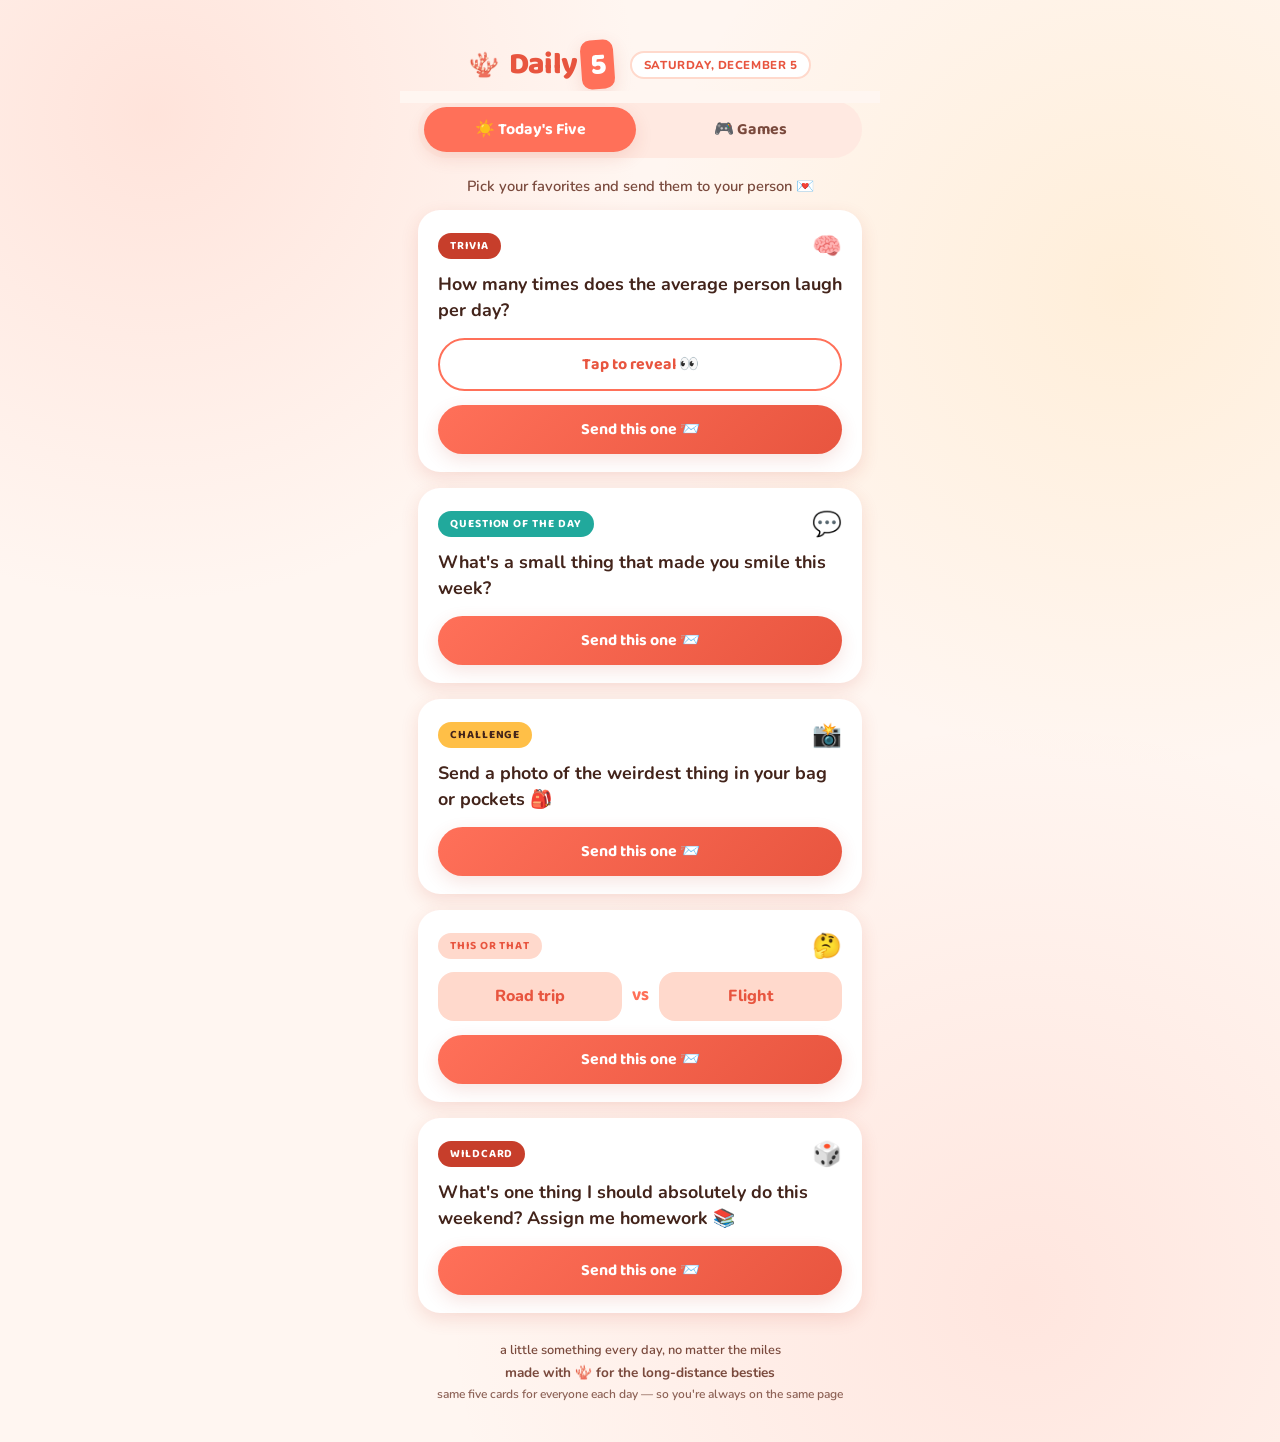
<file: daily5/index.html>
<!DOCTYPE html>
<html lang="en">
<head>
  <meta charset="UTF-8" />
  <meta name="viewport" content="width=device-width, initial-scale=1.0, viewport-fit=cover" />
  <title>Daily5 🪸 — trivia, questions & games for long-distance friends</title>
  <meta name="description" content="Five fresh cards a day for long-distance friends: trivia with a reveal, questions of the day, photo challenges, and turn-based games you play over Messages." />
  <meta property="og:title" content="Daily5 🪸" />
  <meta property="og:description" content="Five fresh cards a day for long-distance friends. Trivia, questions, challenges & games — right in Messages." />
  <meta property="og:type" content="website" />
  <meta property="og:url" content="https://trumooo.github.io/daily5/" />
  <meta property="og:image" content="https://trumooo.github.io/daily5/og-image.png" />
  <meta name="twitter:card" content="summary_large_image" />
  <meta name="theme-color" content="#ff7059" media="(prefers-color-scheme: light)" />
  <meta name="theme-color" content="#241310" media="(prefers-color-scheme: dark)" />
  <meta name="apple-mobile-web-app-capable" content="yes" />
  <meta name="apple-mobile-web-app-status-bar-style" content="default" />
  <meta name="apple-mobile-web-app-title" content="Daily5" />
  <link rel="manifest" href="manifest.webmanifest" />
  <link rel="apple-touch-icon" href="apple-touch-icon.png" />
  <link rel="icon" href="data:image/svg+xml,<svg xmlns='http://www.w3.org/2000/svg' viewBox='0 0 100 100'><text y='.9em' font-size='90'>🪸</text></svg>" />
  <link rel="preconnect" href="https://fonts.googleapis.com" />
  <link rel="preconnect" href="https://fonts.gstatic.com" crossorigin />
  <link href="https://fonts.googleapis.com/css2?family=Baloo+2:wght@700;800&family=Nunito:wght@400;600;700;800&display=swap" rel="stylesheet" />
  <link rel="stylesheet" href="styles.css" />
</head>
<body>
  <div class="app">

    <header class="header">
      <div class="logo-row">
        <span class="logo-coral" aria-hidden="true">🪸</span>
        <h1>Daily<span class="logo-five">5</span></h1>
        <p class="date-chip" id="date-chip"></p>
      </div>
    </header>

    <nav class="tabs" id="tabs" aria-label="Sections">
      <button type="button" class="tab active" data-tab="today">☀️ Today's Five</button>
      <button type="button" class="tab" data-tab="games">🎮 Games</button>
    </nav>

    <noscript>
      <p class="hint">Daily5 needs JavaScript to shuffle today's cards — please enable it and refresh 🪸</p>
    </noscript>

    <main>
      <!-- Today's five cards -->
      <section id="view-today" class="view" aria-label="Today's five cards">
        <p class="hint">Pick your favorites and send them to your person 💌</p>
        <div class="deck-notice hidden" id="deck-notice" role="status">
          <span>🌏 Showing <strong id="deck-notice-date"></strong> — your friend's today, synced so you see the same five.</span>
          <button type="button" class="notice-btn" id="deck-today-btn">See my today →</button>
        </div>
        <div id="deck"></div>
      </section>

      <!-- Games grid -->
      <section id="view-games" class="view hidden" aria-label="Games">
        <p class="hint">Tap a game to send it 📨 — ✏️ ones you set up first</p>
        <div id="game-list"></div>
      </section>

      <!-- Single received card (opened from a shared link) -->
      <section id="view-card" class="view hidden" aria-label="Card sent to you">
        <button type="button" class="back-btn" data-back>← back to today's five</button>
        <div id="single-card"></div>
      </section>

      <!-- Tic-Tac-Toe -->
      <section id="view-ttt" class="view hidden" aria-label="Tic-Tac-Toe">
        <button type="button" class="back-btn" data-back>← back</button>
        <div class="game-head">
          <h2>⭕ Tic-Tac-Toe</h2>
          <span class="players-badge">👥 2 players</span>
        </div>
        <p class="game-status" id="ttt-status" aria-live="polite"></p>
        <div class="ttt-board" id="ttt-board" role="grid" aria-label="Tic-Tac-Toe board"></div>
        <div class="game-actions">
          <button type="button" class="btn btn-primary hidden" id="ttt-send">Send your move 📨</button>
          <button type="button" class="btn btn-ghost" id="ttt-reset">New game</button>
        </div>
      </section>

      <!-- Emoji Riddle -->
      <section id="view-emoji" class="view hidden" aria-label="Emoji Riddle">
        <button type="button" class="back-btn" data-back>← back</button>
        <div class="game-head">
          <h2>🧩 Emoji Riddle</h2>
          <span class="players-badge">👥 2 players</span>
        </div>

        <div id="emoji-compose">
          <p class="game-status" id="emoji-status">Write something in pure emoji and let them sweat it out.</p>
          <div class="word-row">
            <label class="field">
              <span id="emoji-label">Your emoji riddle</span>
              <input id="emoji-puzzle" type="text" inputmode="text" placeholder="🐠🔍 (Finding Nemo)" maxlength="40"
                     autocomplete="off" autocapitalize="off" enterkeyhint="next" />
            </label>
            <button type="button" class="btn-dice" id="emoji-dice" aria-label="Deal a category prompt">🎲</button>
          </div>
          <label class="field">
            <span>The answer (hidden until they tap reveal)</span>
            <input id="emoji-answer" type="text" placeholder="Finding Nemo" maxlength="60"
                   autocomplete="off" enterkeyhint="send" />
          </label>
          <div class="game-actions">
            <button type="button" class="btn btn-primary" id="emoji-send">Send riddle 📨</button>
          </div>
        </div>

        <div id="emoji-solve" class="hidden">
          <p class="game-status">Your friend sent you a riddle. Guess it out loud, then check yourself:</p>
          <div class="emoji-display" id="emoji-display"></div>
          <div class="reveal-wrap">
            <button type="button" class="btn btn-reveal" id="emoji-reveal">Tap to reveal 👀</button>
            <p class="answer hidden" id="emoji-answer-text" aria-live="polite"></p>
          </div>
          <div class="game-actions">
            <button type="button" class="btn btn-primary hidden" id="emoji-back-atcha">Send one back 🔁</button>
          </div>
        </div>
      </section>

      <!-- Pictionary -->
      <section id="view-pict" class="view hidden" aria-label="Pictionary">
        <button type="button" class="back-btn" data-back>← back</button>
        <div class="game-head">
          <h2>🎨 Pictionary</h2>
          <span class="players-badge">👥 2 players</span>
        </div>

        <div id="pict-compose">
          <p class="game-status" id="pict-status">Draw your word — no letters, no numbers! The clock starts on your first stroke, and they'll watch it appear and guess.</p>
          <div class="word-row">
            <label class="field">
              <span>Your word (hidden until they reveal)</span>
              <input id="pict-word" type="text" maxlength="24" autocomplete="off" enterkeyhint="done" />
            </label>
            <button type="button" class="btn-dice" id="pict-dice" aria-label="Shuffle to a new random word">🎲</button>
          </div>
          <div class="pict-tools-row">
            <div class="pict-colors" role="radiogroup" aria-label="Brush color" id="pict-colors">
              <button type="button" class="color-dot active" data-color="0" style="--dot:#e8553f" aria-label="Coral brush"></button>
              <button type="button" class="color-dot" data-color="1" style="--dot:#2ec4b6" aria-label="Teal brush"></button>
              <button type="button" class="color-dot" data-color="2" style="--dot:#4a90e2" aria-label="Blue brush"></button>
              <button type="button" class="color-dot" data-color="3" style="--dot:#e8a33d" aria-label="Gold brush"></button>
              <button type="button" class="color-dot" data-color="4" style="--dot:#43241b" aria-label="Ink brush"></button>
            </div>
            <span class="pict-timer" id="pict-timer" aria-live="polite"></span>
          </div>
          <div class="pict-canvas-wrap">
            <canvas class="pict-canvas" id="pict-canvas" aria-label="Drawing canvas — draw with your finger or mouse"></canvas>
          </div>
          <div class="pict-toolbar">
            <button type="button" class="btn btn-ghost" id="pict-undo">↩️ Undo</button>
            <button type="button" class="btn btn-ghost" id="pict-clear">🧽 Clear</button>
          </div>
          <div class="game-actions">
            <button type="button" class="btn btn-primary" id="pict-send">Send drawing 📨</button>
          </div>
        </div>

        <div id="pict-solve" class="hidden">
          <p class="game-status">Your friend drew this masterpiece. What is it?!</p>
          <div class="pict-canvas-wrap">
            <canvas class="pict-canvas" id="pict-canvas2" aria-label="Your friend's drawing"></canvas>
          </div>
          <div class="reveal-wrap pict-reveal-wrap">
            <button type="button" class="btn btn-reveal" id="pict-reveal">Tap to reveal the word 👀</button>
            <p class="answer hidden" id="pict-word-text" aria-live="polite"></p>
          </div>
          <div class="game-actions">
            <button type="button" class="btn btn-ghost" id="pict-replay">Watch it again ▶️</button>
            <button type="button" class="btn btn-primary hidden" id="pict-back-atcha">Draw one back 🎨</button>
          </div>
        </div>
      </section>

      <!-- Trivia Battle -->
      <section id="view-battle" class="view hidden" aria-label="Trivia Battle">
        <button type="button" class="back-btn" data-back>← back</button>
        <div class="game-head">
          <h2>⚔️ Trivia Battle</h2>
          <span class="players-badge">👥 2 players</span>
        </div>
        <p class="game-status" id="battle-status" aria-live="polite"></p>
        <div class="battle-topbar hidden" id="battle-topbar">
          <div class="battle-pips" id="battle-pips" aria-label="Question progress"></div>
          <span class="pict-timer" id="battle-timer" aria-live="off"></span>
        </div>
        <div id="battle-arena"></div>
        <div class="game-actions">
          <button type="button" class="btn btn-primary hidden" id="battle-send">Send your score 📨</button>
          <button type="button" class="btn btn-ghost" id="battle-invite">Challenge a friend 📨</button>
          <button type="button" class="btn btn-ghost hidden" id="battle-again">Play today's set</button>
        </div>
      </section>
    </main>

    <footer class="footer">
      <p class="tagline">a little something every day, no matter the miles</p>
      <p>made with 🪸 for the long-distance besties</p>
      <p class="footnote">same five cards for everyone each day — so you're always on the same page</p>
    </footer>
  </div>

  <div class="toast" id="toast" role="status" aria-live="polite"></div>

  <script src="content.js"></script>
  <script src="script.js"></script>
</body>
</html>
</file>
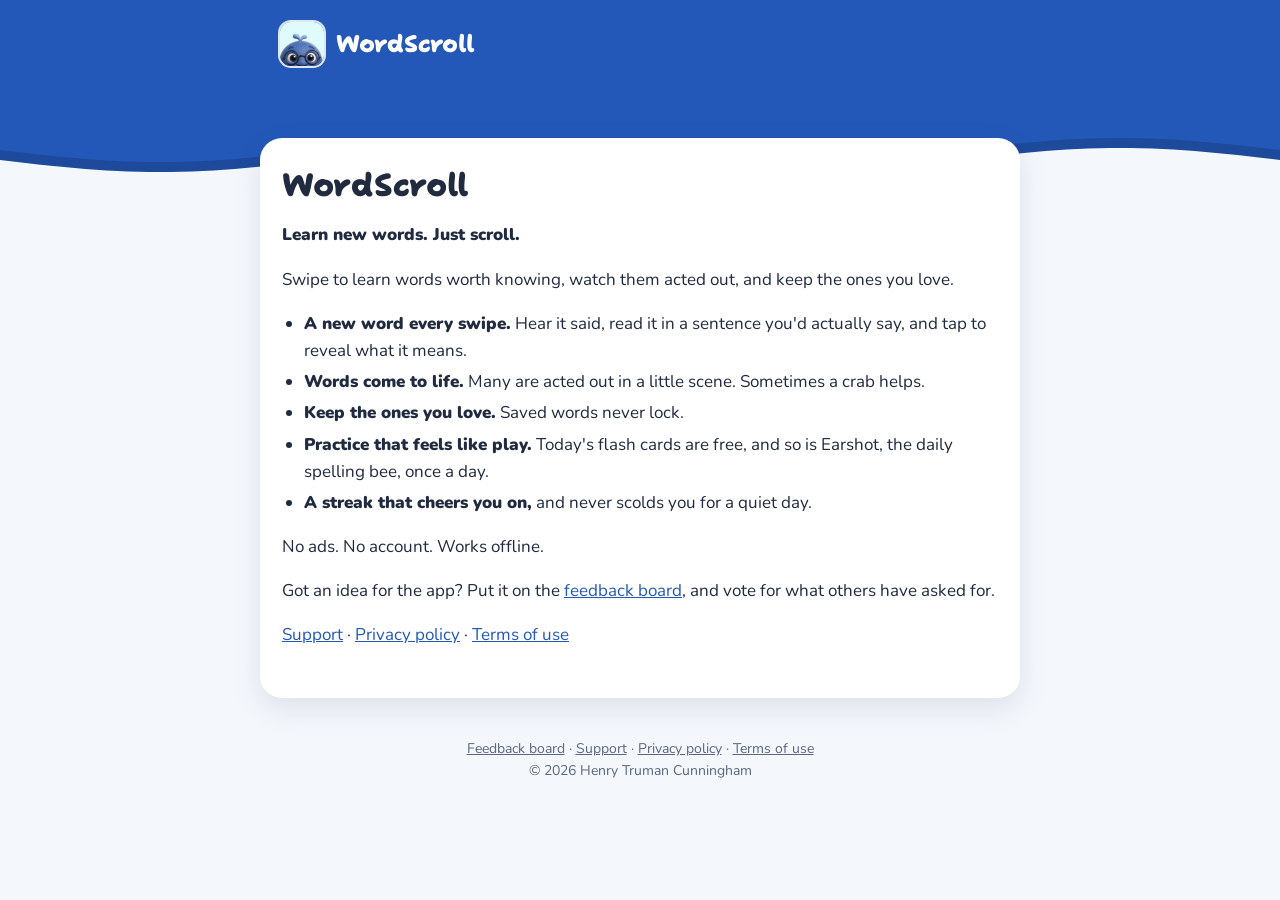
<file: wordscroll/index.html>
<!doctype html>
<html lang="en">
<head>
<meta charset="utf-8">
<meta name="viewport" content="width=device-width, initial-scale=1">
<title>WordScroll — Learn new words. Just scroll.</title>
<link rel="icon" href="/wordscroll/icon.png">
<style>
@font-face { font-family: 'Nunito'; font-weight: 400; src: url(/wordscroll/fonts/Nunito-400.ttf) format('truetype'); font-display: swap; }
@font-face { font-family: 'Nunito'; font-weight: 900; src: url(/wordscroll/fonts/Nunito-900.ttf) format('truetype'); font-display: swap; }
@font-face { font-family: 'Shantell'; font-weight: 800; src: url(/wordscroll/fonts/Shantell-800.ttf) format('truetype'); font-display: swap; }
:root { --royal: #2458B8; --foot: #1E4A9B; --ink: #202B40; --muted: #5B6680; --paper: #F4F7FC; --card: #FFFFFF; --rule: #DCE3F0; }
@media (prefers-color-scheme: dark) {
  :root { --ink: #E8EDF7; --muted: #A9B4CC; --paper: #0F1830; --card: #16213F; --rule: #2A3658; }
}
* { box-sizing: border-box; }
html { -webkit-text-size-adjust: 100%; }
body { margin: 0; background: var(--paper); color: var(--ink); font: 400 17px/1.6 'Nunito', system-ui, -apple-system, sans-serif; }
header { position: relative; color: #fff; }
header .sea { position: absolute; inset: 0 0 auto 0; height: 190px; width: 100%; display: block; }
header .bar { position: relative; max-width: 760px; margin: 0 auto; padding: 22px 20px 0; display: flex; align-items: center; gap: 12px; }
header .bar img { width: 44px; height: 44px; border-radius: 11px; box-shadow: 0 0 0 2px rgba(255,255,255,0.85); }
header .bar a { color: #fff; text-decoration: none; font: 800 24px/1 'Shantell', 'Nunito', sans-serif; letter-spacing: -0.3px; }
main { position: relative; max-width: 760px; margin: 72px auto 40px; padding: 28px 22px 32px; background: var(--card); border-radius: 22px; box-shadow: 0 10px 30px rgba(32,43,64,0.10); }
h1, h2, h3 { font-family: 'Shantell', 'Nunito', sans-serif; font-weight: 800; letter-spacing: -0.3px; line-height: 1.2; }
h1 { font-size: 32px; margin: 0 0 14px; }
h2 { font-size: 22px; margin: 32px 0 8px; }
h3 { font-size: 18px; margin: 22px 0 6px; }
a { color: var(--royal); }
@media (prefers-color-scheme: dark) { a { color: #8FB1F2; } }
hr { border: 0; border-top: 1px solid var(--rule); margin: 24px 0; }
ul, ol { padding-left: 22px; }
li { margin: 4px 0; }
table { border-collapse: collapse; width: 100%; font-size: 15px; display: block; overflow-x: auto; }
th, td { border: 1px solid var(--rule); padding: 8px 10px; text-align: left; vertical-align: top; }
blockquote { margin: 16px 0; padding: 4px 16px; border-left: 4px solid var(--royal); color: var(--muted); }
code { font-size: 0.92em; }
footer { max-width: 760px; margin: 0 auto 48px; padding: 0 20px; color: var(--muted); font-size: 14px; text-align: center; }
footer a { color: inherit; }
@media (max-width: 520px) { main { margin: 60px 12px 32px; border-radius: 18px; padding: 22px 16px 26px; } h1 { font-size: 27px; } body { font-size: 16px; } }
</style>
</head>
<body>
<header><svg class="sea" viewBox="0 0 1200 190" preserveAspectRatio="none" aria-hidden="true"><path d="M0 0 H1200 L1200 160.0 L1180 157.5 L1160 155.1 L1140 152.9 L1120 151.1 L1100 149.6 L1080 148.6 L1060 148.1 L1040 148.1 L1020 148.6 L1000 149.6 L980 151.1 L960 152.9 L940 155.1 L920 157.5 L900 160.0 L880 162.5 L860 164.9 L840 167.1 L820 168.9 L800 170.4 L780 171.4 L760 171.9 L740 171.9 L720 171.4 L700 170.4 L680 168.9 L660 167.1 L640 164.9 L620 162.5 L600 160.0 L580 157.5 L560 155.1 L540 152.9 L520 151.1 L500 149.6 L480 148.6 L460 148.1 L440 148.1 L420 148.6 L400 149.6 L380 151.1 L360 152.9 L340 155.1 L320 157.5 L300 160.0 L280 162.5 L260 164.9 L240 167.1 L220 168.9 L200 170.4 L180 171.4 L160 171.9 L140 171.9 L120 171.4 L100 170.4 L80 168.9 L60 167.1 L40 164.9 L20 162.5 L0 160.0 Z" fill="#1E4A9B"/><path d="M0 0 H1200 L1200 150.0 L1180 147.5 L1160 145.1 L1140 142.9 L1120 141.1 L1100 139.6 L1080 138.6 L1060 138.1 L1040 138.1 L1020 138.6 L1000 139.6 L980 141.1 L960 142.9 L940 145.1 L920 147.5 L900 150.0 L880 152.5 L860 154.9 L840 157.1 L820 158.9 L800 160.4 L780 161.4 L760 161.9 L740 161.9 L720 161.4 L700 160.4 L680 158.9 L660 157.1 L640 154.9 L620 152.5 L600 150.0 L580 147.5 L560 145.1 L540 142.9 L520 141.1 L500 139.6 L480 138.6 L460 138.1 L440 138.1 L420 138.6 L400 139.6 L380 141.1 L360 142.9 L340 145.1 L320 147.5 L300 150.0 L280 152.5 L260 154.9 L240 157.1 L220 158.9 L200 160.4 L180 161.4 L160 161.9 L140 161.9 L120 161.4 L100 160.4 L80 158.9 L60 157.1 L40 154.9 L20 152.5 L0 150.0 Z" fill="#2458B8"/></svg><div class="bar"><img src="/wordscroll/icon.png" alt=""><a href="/wordscroll/">WordScroll</a></div></header>
<main>
<h1>WordScroll</h1>
<p><strong>Learn new words. Just scroll.</strong></p>
<p>Swipe to learn words worth knowing, watch them acted out, and keep the ones you love.</p>
<ul>
<li><strong>A new word every swipe.</strong> Hear it said, read it in a sentence you'd actually say, and tap to reveal what it means.</li>
<li><strong>Words come to life.</strong> Many are acted out in a little scene. Sometimes a crab helps.</li>
<li><strong>Keep the ones you love.</strong> Saved words never lock.</li>
<li><strong>Practice that feels like play.</strong> Today's flash cards are free, and so is Earshot, the daily spelling bee, once a day.</li>
<li><strong>A streak that cheers you on,</strong> and never scolds you for a quiet day.</li>
</ul>
<p>No ads. No account. Works offline.</p>
<p>Got an idea for the app? Put it on the <a href="/wordscroll/feedback/">feedback board</a>, and vote for what others have asked for.</p>
<p><a href="/wordscroll/support/">Support</a> · <a href="/wordscroll/privacy/">Privacy policy</a> · <a href="/wordscroll/terms/">Terms of use</a></p>
</main>
<footer><a href="/wordscroll/feedback/">Feedback board</a> · <a href="/wordscroll/support/">Support</a> · <a href="/wordscroll/privacy/">Privacy policy</a> · <a href="/wordscroll/terms/">Terms of use</a><br>© 2026 Henry Truman Cunningham</footer>
</body>
</html>
</file>
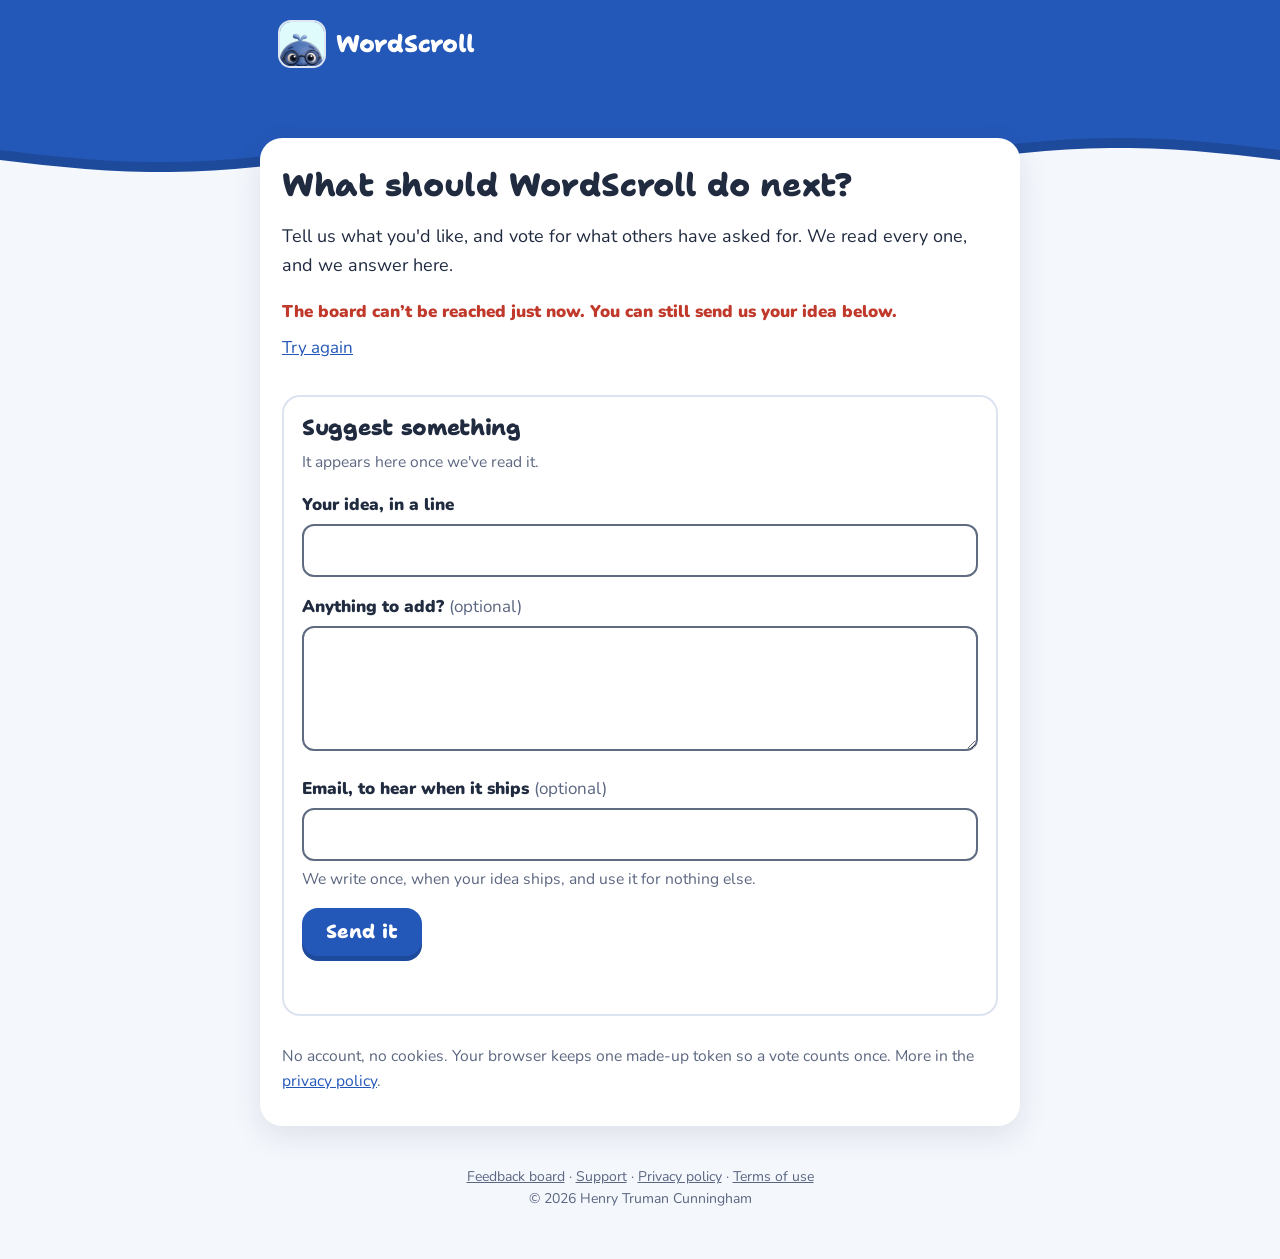
<file: wordscroll/feedback/index.html>
<!doctype html>
<html lang="en">
<head>
<meta charset="utf-8">
<meta name="viewport" content="width=device-width, initial-scale=1">
<meta http-equiv="Content-Security-Policy" content="default-src 'none'; script-src 'self'; style-src 'unsafe-inline'; font-src 'self'; img-src 'self'; connect-src https://api.jelly.fish; base-uri 'none'; form-action 'none'">
<meta name="referrer" content="no-referrer">
<title>WordScroll feedback board</title>
<link rel="icon" href="/wordscroll/icon.png">
<style>
@font-face { font-family: 'Nunito'; font-weight: 400; src: url(/wordscroll/fonts/Nunito-400.ttf) format('truetype'); font-display: swap; }
@font-face { font-family: 'Nunito'; font-weight: 900; src: url(/wordscroll/fonts/Nunito-900.ttf) format('truetype'); font-display: swap; }
@font-face { font-family: 'Shantell'; font-weight: 800; src: url(/wordscroll/fonts/Shantell-800.ttf) format('truetype'); font-display: swap; }
:root { --royal: #2458B8; --foot: #1E4A9B; --ink: #202B40; --muted: #5B6680; --paper: #F4F7FC; --card: #FFFFFF; --rule: #DCE3F0; }
@media (prefers-color-scheme: dark) {
  :root { --ink: #E8EDF7; --muted: #A9B4CC; --paper: #0F1830; --card: #16213F; --rule: #2A3658; }
}
* { box-sizing: border-box; }
html { -webkit-text-size-adjust: 100%; }
body { margin: 0; background: var(--paper); color: var(--ink); font: 400 17px/1.6 'Nunito', system-ui, -apple-system, sans-serif; }
header { position: relative; color: #fff; }
header .sea { position: absolute; inset: 0 0 auto 0; height: 190px; width: 100%; display: block; }
header .bar { position: relative; max-width: 760px; margin: 0 auto; padding: 22px 20px 0; display: flex; align-items: center; gap: 12px; }
header .bar img { width: 44px; height: 44px; border-radius: 11px; box-shadow: 0 0 0 2px rgba(255,255,255,0.85); }
header .bar a { color: #fff; text-decoration: none; font: 800 24px/1 'Shantell', 'Nunito', sans-serif; letter-spacing: -0.3px; }
main { position: relative; max-width: 760px; margin: 72px auto 40px; padding: 28px 22px 32px; background: var(--card); border-radius: 22px; box-shadow: 0 10px 30px rgba(32,43,64,0.10); }
h1, h2, h3 { font-family: 'Shantell', 'Nunito', sans-serif; font-weight: 800; letter-spacing: -0.3px; line-height: 1.2; }
h1 { font-size: 32px; margin: 0 0 14px; }
h2 { font-size: 22px; margin: 32px 0 8px; }
h3 { font-size: 18px; margin: 22px 0 6px; }
a { color: var(--royal); }
@media (prefers-color-scheme: dark) { a { color: #8FB1F2; } }
hr { border: 0; border-top: 1px solid var(--rule); margin: 24px 0; }
ul, ol { padding-left: 22px; }
li { margin: 4px 0; }
table { border-collapse: collapse; width: 100%; font-size: 15px; display: block; overflow-x: auto; }
th, td { border: 1px solid var(--rule); padding: 8px 10px; text-align: left; vertical-align: top; }
blockquote { margin: 16px 0; padding: 4px 16px; border-left: 4px solid var(--royal); color: var(--muted); }
code { font-size: 0.92em; }
footer { max-width: 760px; margin: 0 auto 48px; padding: 0 20px; color: var(--muted); font-size: 14px; text-align: center; }
footer a { color: inherit; }
@media (max-width: 520px) { main { margin: 60px 12px 32px; border-radius: 18px; padding: 22px 16px 26px; } h1 { font-size: 27px; } body { font-size: 16px; } }
/* The feedback board, in the site's two boards (store/site/build.py's CSS sets the inks). */
:root { --accent: #2458B8; --on-accent: #FFFFFF; --foot-key: #1E4A9B; --danger: #C0392B; --good: #0F7A4A; --field: #FFFFFF; --line: #5F6B80; }
@media (prefers-color-scheme: dark) {
  :root { --accent: #8FBCEC; --on-accent: #0B1219; --foot-key: #759AC2; --danger: #F2907F; --good: #79D6A4; --field: #0F1830; --line: #8E9A93; }
}
.sr { position: absolute; width: 1px; height: 1px; overflow: hidden; clip: rect(0 0 0 0); white-space: nowrap; }
.lede { font-size: 1.06em; }
.plain, .quiet { color: var(--muted); }
.quiet { font-size: 0.92em; margin: 6px 0 0; }
.foot { margin-top: 28px; }
[hidden] { display: none !important; }
.panel { border: 2px solid var(--rule); border-radius: 18px; padding: 18px 18px 20px; margin: 26px 0 0; }
.panel h2 { margin-top: 0; }
label { display: block; font-weight: 900; margin: 16px 0 6px; }
.opt { font-weight: 400; color: var(--muted); }
input[type="text"], input[type="email"], textarea {
  width: 100%; font: inherit; color: var(--ink); background: var(--field); border: 2px solid var(--line); border-radius: 12px;
  padding: 11px 12px; min-height: 44px; -webkit-appearance: none; appearance: none;
}
textarea { resize: vertical; line-height: 1.45; }
input:focus-visible, textarea:focus-visible, button:focus-visible, a:focus-visible { outline: 3px solid var(--accent); outline-offset: 2px; }
.key {
  display: inline-flex; align-items: center; justify-content: center; min-height: 48px; margin-top: 16px; padding: 10px 24px 12px;
  font: 800 19px/1 'Shantell', 'Nunito', sans-serif; color: var(--on-accent); background: var(--accent); border: 0; border-radius: 16px;
  box-shadow: 0 5px 0 var(--foot-key); cursor: pointer;
}
.key:active { transform: translateY(3px); box-shadow: 0 2px 0 var(--foot-key); }
.key[disabled] { opacity: 0.55; cursor: default; }
.said { min-height: 1.5em; margin: 12px 0 0; font-weight: 900; }
.said.bad { color: var(--danger); }
.said.good { color: var(--good); }
.group { margin-top: 30px; }
.group h3 { font-size: 20px; margin: 0 0 4px; }
.group .about { color: var(--muted); font-size: 0.92em; margin: 0 0 10px; }
.idea { display: grid; grid-template-columns: 64px 1fr; gap: 4px 14px; padding: 14px 0; border-top: 1px solid var(--rule); }
.idea:first-of-type { border-top: 0; }
.vote {
  grid-row: span 3; align-self: start; width: 64px; min-height: 64px; padding: 8px 4px 9px; display: flex; flex-direction: column; align-items: center; justify-content: center; gap: 2px;
  font: 800 20px/1 'Shantell', 'Nunito', sans-serif; color: var(--accent); background: var(--field); border: 2px solid var(--accent); border-radius: 14px;
  box-shadow: 0 4px 0 var(--foot-key); cursor: pointer;
}
.vote svg { width: 20px; height: 12px; display: block; }
.vote[aria-pressed="true"] { color: var(--on-accent); background: var(--accent); }
.vote:active { transform: translateY(2px); box-shadow: 0 2px 0 var(--foot-key); }
.idea h4 { margin: 0; font: 900 1.05em/1.3 'Nunito', system-ui, sans-serif; overflow-wrap: anywhere; }
.idea .body { margin: 0; color: var(--muted); white-space: pre-line; overflow-wrap: anywhere; }
.idea .note { margin: 6px 0 0; padding: 8px 12px; border-left: 4px solid var(--accent); background: var(--paper); border-radius: 0 10px 10px 0; overflow-wrap: anywhere; }
.idea .note b { display: block; font-size: 0.85em; color: var(--muted); }
.idea .more { grid-column: 2; }
.link { font: inherit; color: var(--accent); background: none; border: 0; padding: 0; min-height: 44px; text-decoration: underline; cursor: pointer; text-align: left; }
.follow { display: flex; flex-wrap: wrap; gap: 8px; align-items: flex-end; margin-top: 4px; }
.follow label { flex: 1 0 100%; margin: 4px 0 0; }
.follow input { flex: 1 1 180px; }
.follow .key { margin-top: 0; min-height: 44px; font-size: 17px; padding: 8px 18px 10px; }
.empty { color: var(--muted); padding: 10px 0 0; }
@media (max-width: 380px) { .idea { grid-template-columns: 56px 1fr; gap: 4px 10px; } .vote { width: 56px; min-height: 60px; } .panel { padding: 14px 14px 16px; } }
</style>
</head>
<body>
<header><svg class="sea" viewBox="0 0 1200 190" preserveAspectRatio="none" aria-hidden="true"><path d="M0 0 H1200 L1200 160.0 L1180 157.5 L1160 155.1 L1140 152.9 L1120 151.1 L1100 149.6 L1080 148.6 L1060 148.1 L1040 148.1 L1020 148.6 L1000 149.6 L980 151.1 L960 152.9 L940 155.1 L920 157.5 L900 160.0 L880 162.5 L860 164.9 L840 167.1 L820 168.9 L800 170.4 L780 171.4 L760 171.9 L740 171.9 L720 171.4 L700 170.4 L680 168.9 L660 167.1 L640 164.9 L620 162.5 L600 160.0 L580 157.5 L560 155.1 L540 152.9 L520 151.1 L500 149.6 L480 148.6 L460 148.1 L440 148.1 L420 148.6 L400 149.6 L380 151.1 L360 152.9 L340 155.1 L320 157.5 L300 160.0 L280 162.5 L260 164.9 L240 167.1 L220 168.9 L200 170.4 L180 171.4 L160 171.9 L140 171.9 L120 171.4 L100 170.4 L80 168.9 L60 167.1 L40 164.9 L20 162.5 L0 160.0 Z" fill="#1E4A9B"/><path d="M0 0 H1200 L1200 150.0 L1180 147.5 L1160 145.1 L1140 142.9 L1120 141.1 L1100 139.6 L1080 138.6 L1060 138.1 L1040 138.1 L1020 138.6 L1000 139.6 L980 141.1 L960 142.9 L940 145.1 L920 147.5 L900 150.0 L880 152.5 L860 154.9 L840 157.1 L820 158.9 L800 160.4 L780 161.4 L760 161.9 L740 161.9 L720 161.4 L700 160.4 L680 158.9 L660 157.1 L640 154.9 L620 152.5 L600 150.0 L580 147.5 L560 145.1 L540 142.9 L520 141.1 L500 139.6 L480 138.6 L460 138.1 L440 138.1 L420 138.6 L400 139.6 L380 141.1 L360 142.9 L340 145.1 L320 147.5 L300 150.0 L280 152.5 L260 154.9 L240 157.1 L220 158.9 L200 160.4 L180 161.4 L160 161.9 L140 161.9 L120 161.4 L100 160.4 L80 158.9 L60 157.1 L40 154.9 L20 152.5 L0 150.0 Z" fill="#2458B8"/></svg><div class="bar"><img src="/wordscroll/icon.png" alt=""><a href="/wordscroll/">WordScroll</a></div></header>
<main>
<h1 id="top">What should WordScroll do next?</h1>
<p class="lede" id="lede">Tell us what you'd like, and vote for what others have asked for. We read every one, and we answer here.</p>

<noscript><p class="plain">The board needs JavaScript to show itself. Without it, write to us at wordscroll-support@jelly.fish and we'll read it just the same.</p></noscript>
<p class="plain" id="fallback">If the board doesn't appear in a moment, write to us at wordscroll-support@jelly.fish and we'll read it just the same.</p>

<section id="tell" class="panel" hidden aria-labelledby="tell-h">
  <h2 id="tell-h">What would make it better?</h2>
  <p class="quiet">This goes to us, not onto the board.</p>
  <form id="tell-form" novalidate>
    <label for="tell-body">Tell us what got in the way</label>
    <textarea id="tell-body" name="body" rows="5" maxlength="1000" required></textarea>
    <label for="tell-email">Email, if you'd like an answer <span class="opt">(optional)</span></label>
    <input id="tell-email" name="email" type="email" inputmode="email" autocomplete="email" maxlength="254">
    <p class="quiet">We use it to answer this note, and for nothing else.</p>
    <button type="submit" class="key">Send it to us</button>
    <p class="said" id="tell-said" role="status" aria-live="polite"></p>
  </form>
  <p class="quiet"><a href="#board" id="see-board">See what others have asked for</a></p>
</section>

<section id="board" aria-labelledby="board-h" hidden>
  <h2 id="board-h" class="sr">The board</h2>
  <p class="said" id="board-said" role="status" aria-live="polite"></p>
  <div id="lists"></div>
</section>

<section id="suggest" class="panel" hidden aria-labelledby="suggest-h">
  <h2 id="suggest-h">Suggest something</h2>
  <p class="quiet">It appears here once we've read it.</p>
  <form id="suggest-form" novalidate>
    <label for="suggest-title">Your idea, in a line</label>
    <input id="suggest-title" name="title" type="text" maxlength="80" required autocomplete="off">
    <label for="suggest-body">Anything to add? <span class="opt">(optional)</span></label>
    <textarea id="suggest-body" name="body" rows="4" maxlength="1000"></textarea>
    <label for="suggest-email">Email, to hear when it ships <span class="opt">(optional)</span></label>
    <input id="suggest-email" name="email" type="email" inputmode="email" autocomplete="email" maxlength="254">
    <p class="quiet">We write once, when your idea ships, and use it for nothing else.</p>
    <button type="submit" class="key">Send it</button>
    <p class="said" id="suggest-said" role="status" aria-live="polite"></p>
  </form>
</section>

<p class="quiet foot">No account, no cookies. Your browser keeps one made-up token so a vote counts once. More in the <a href="/wordscroll/privacy/">privacy policy</a>.</p>
<span id="board-config" hidden data-api="https://api.jelly.fish" data-key="sb_publishable_GoAxUEir9cMN6yNILkxVYA_fgMBnYZT"></span>
<script src="board.js"></script>

</main>
<footer><a href="/wordscroll/feedback/">Feedback board</a> · <a href="/wordscroll/support/">Support</a> · <a href="/wordscroll/privacy/">Privacy policy</a> · <a href="/wordscroll/terms/">Terms of use</a><br>© 2026 Henry Truman Cunningham</footer>
</body>
</html>
</file>
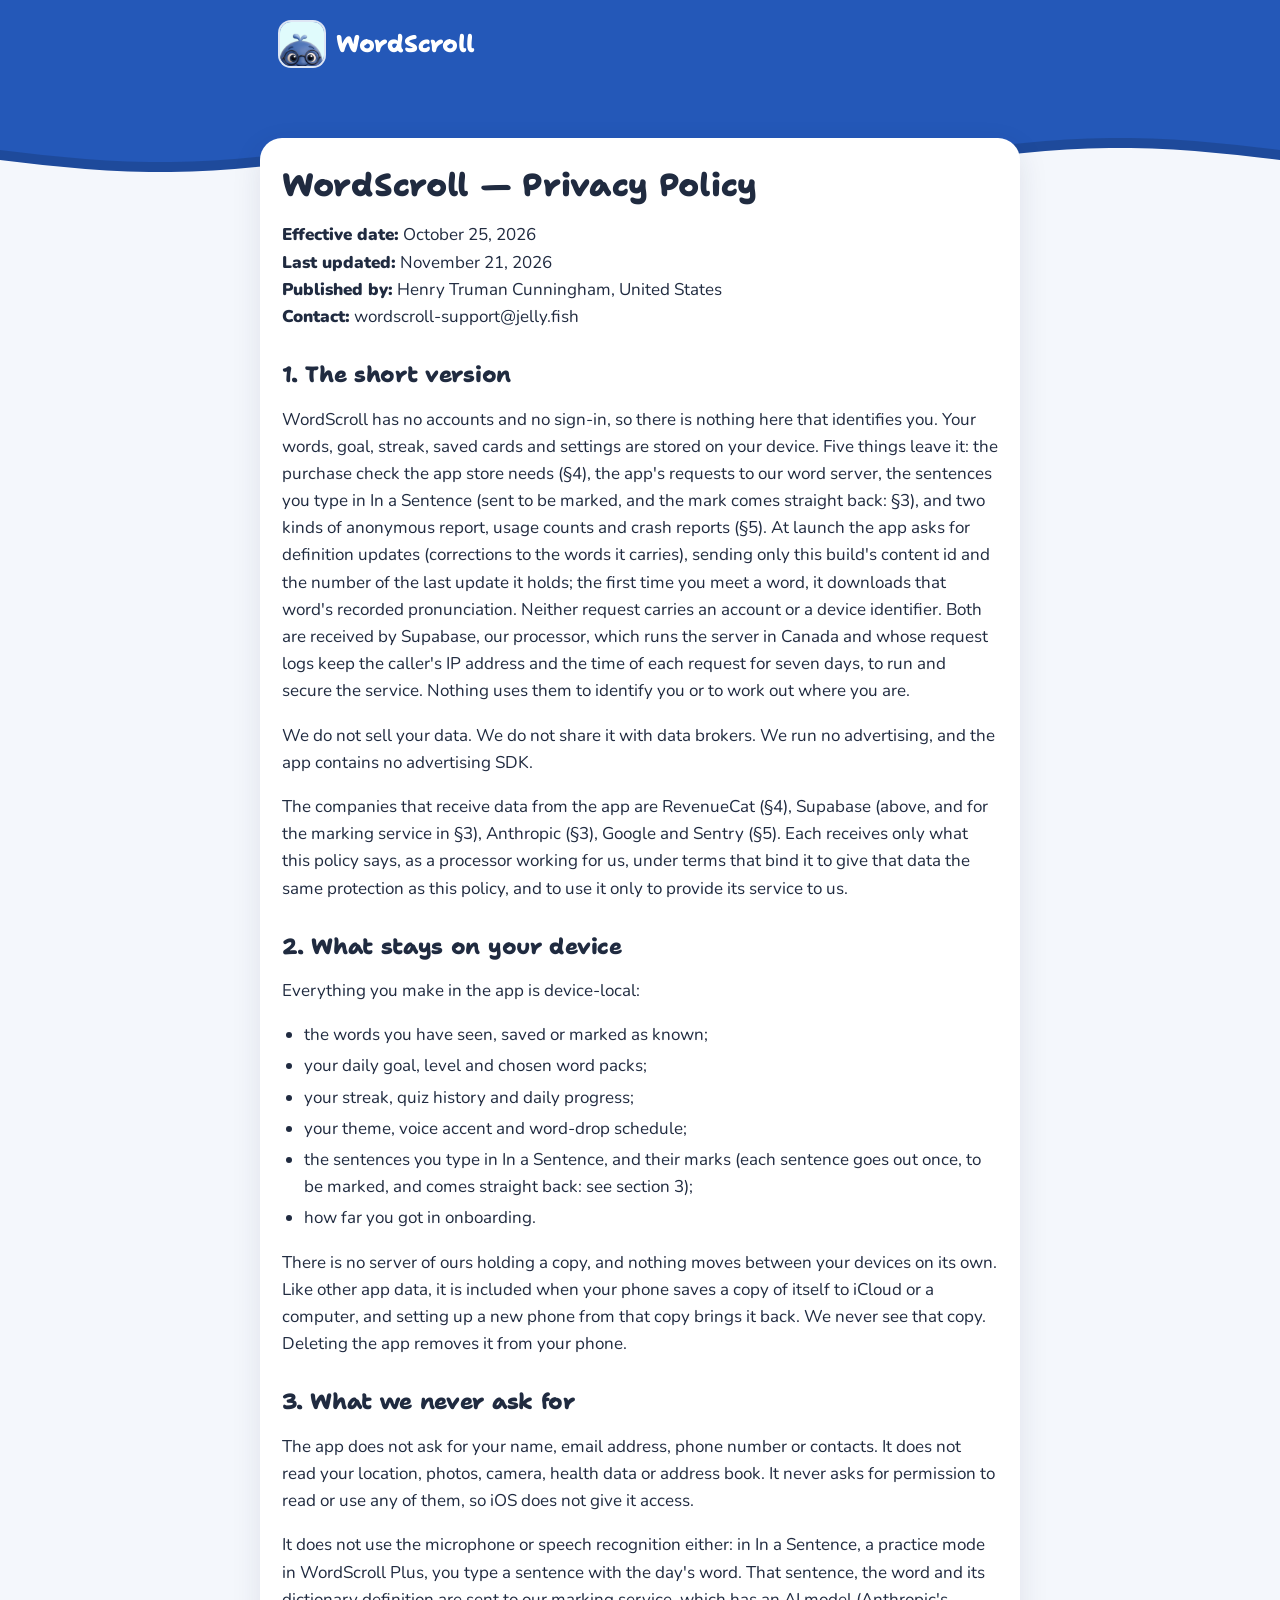
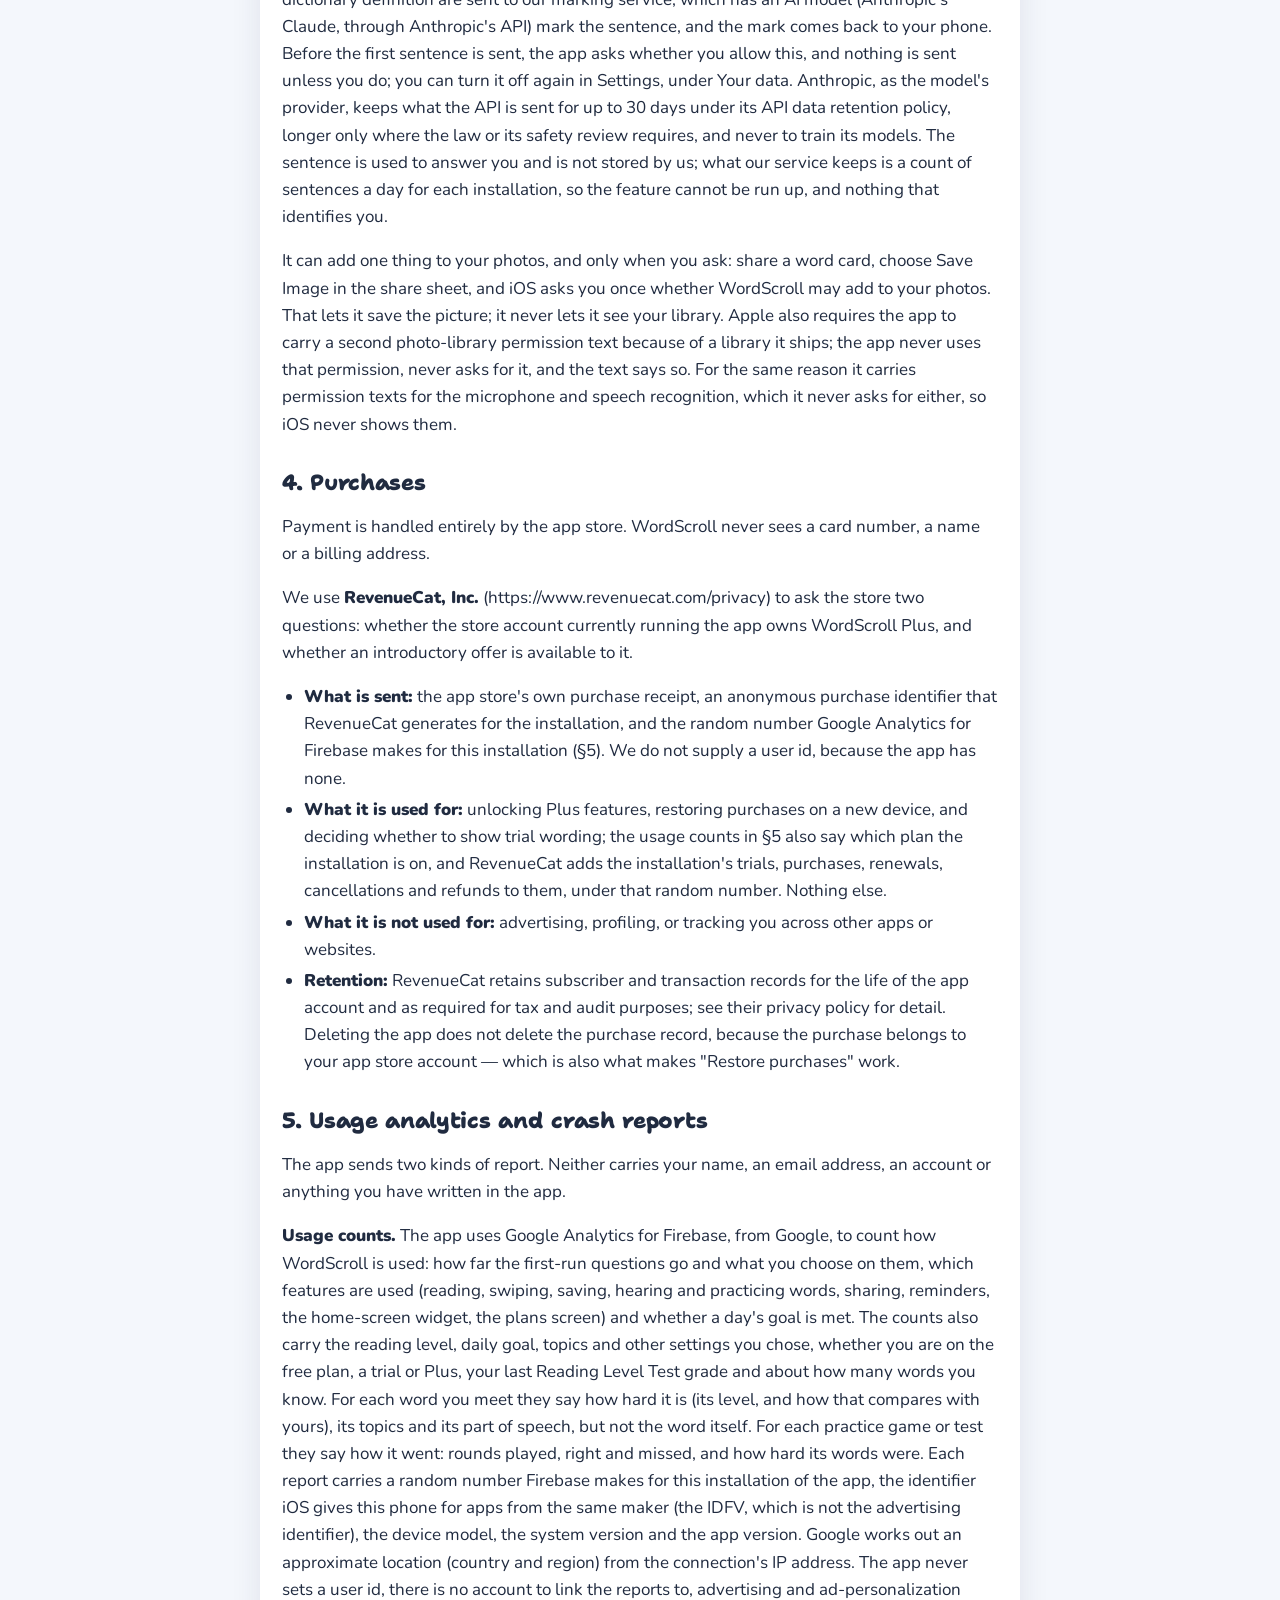
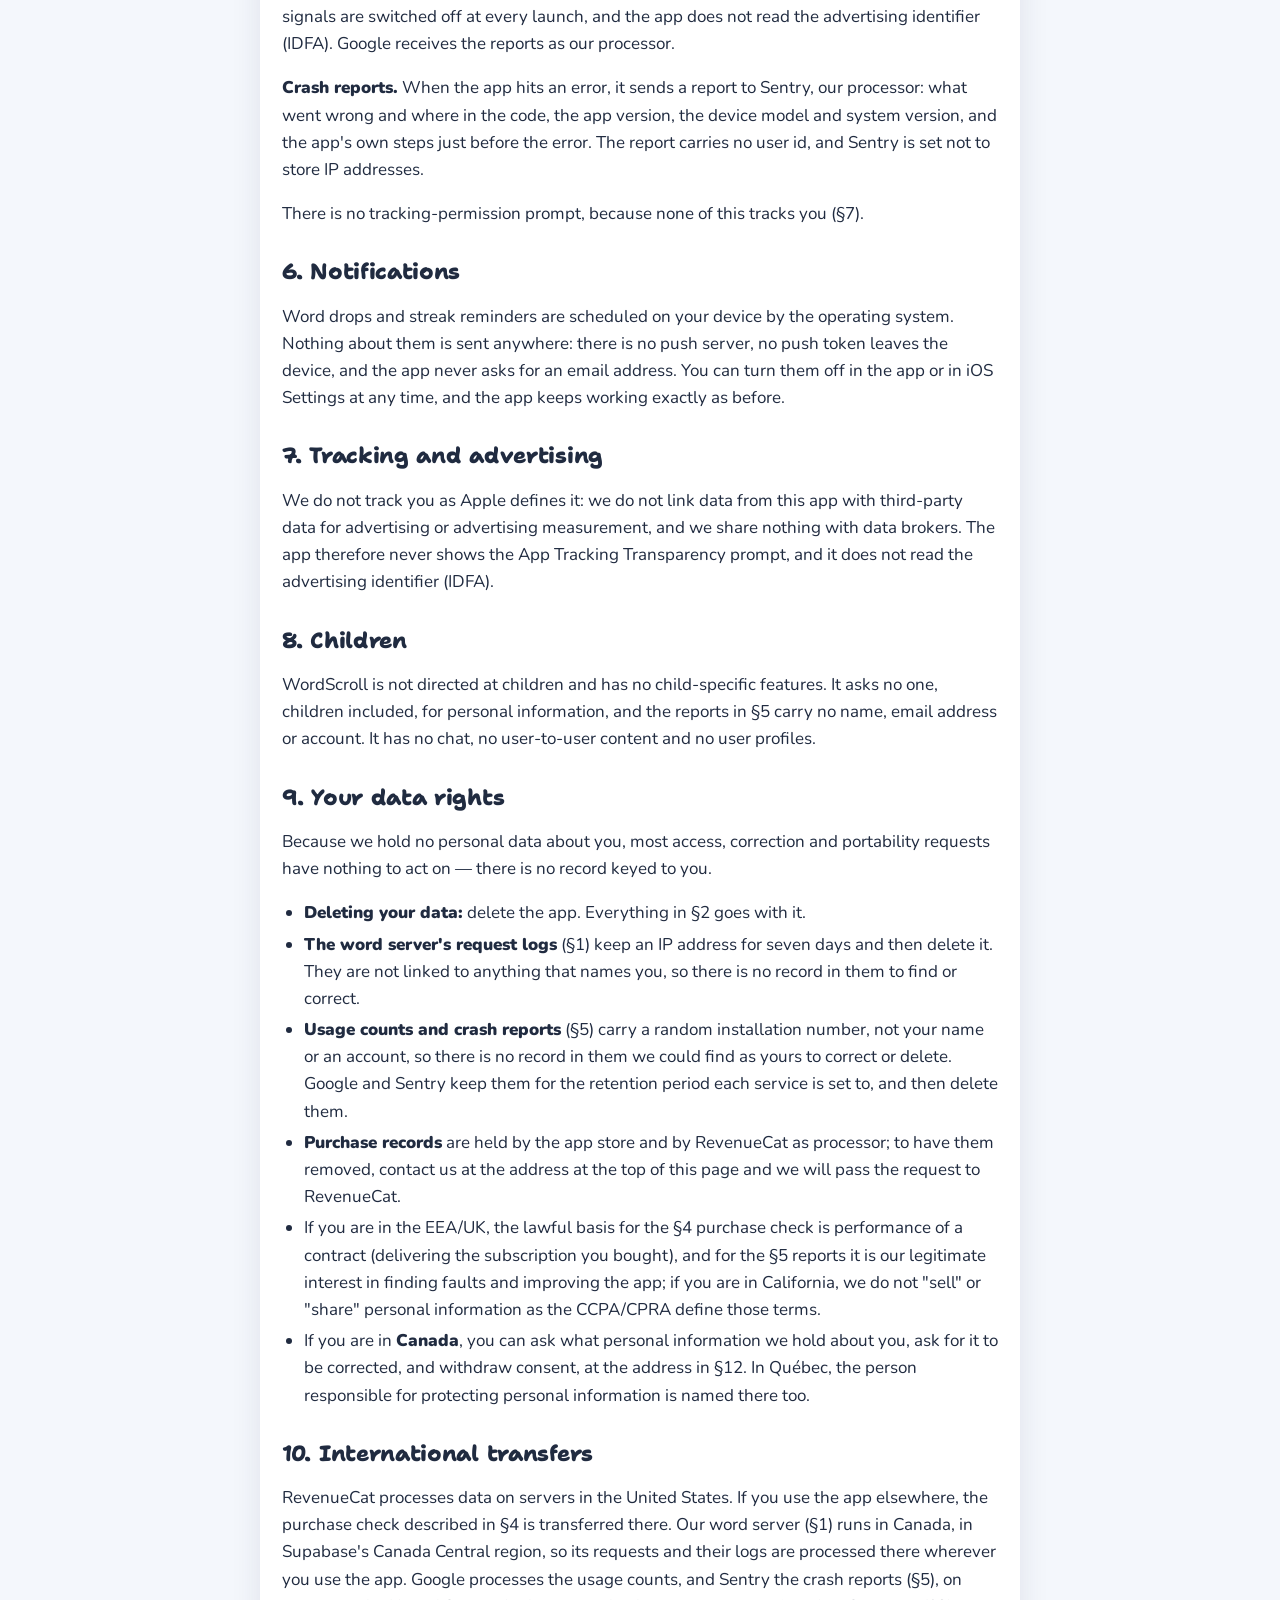
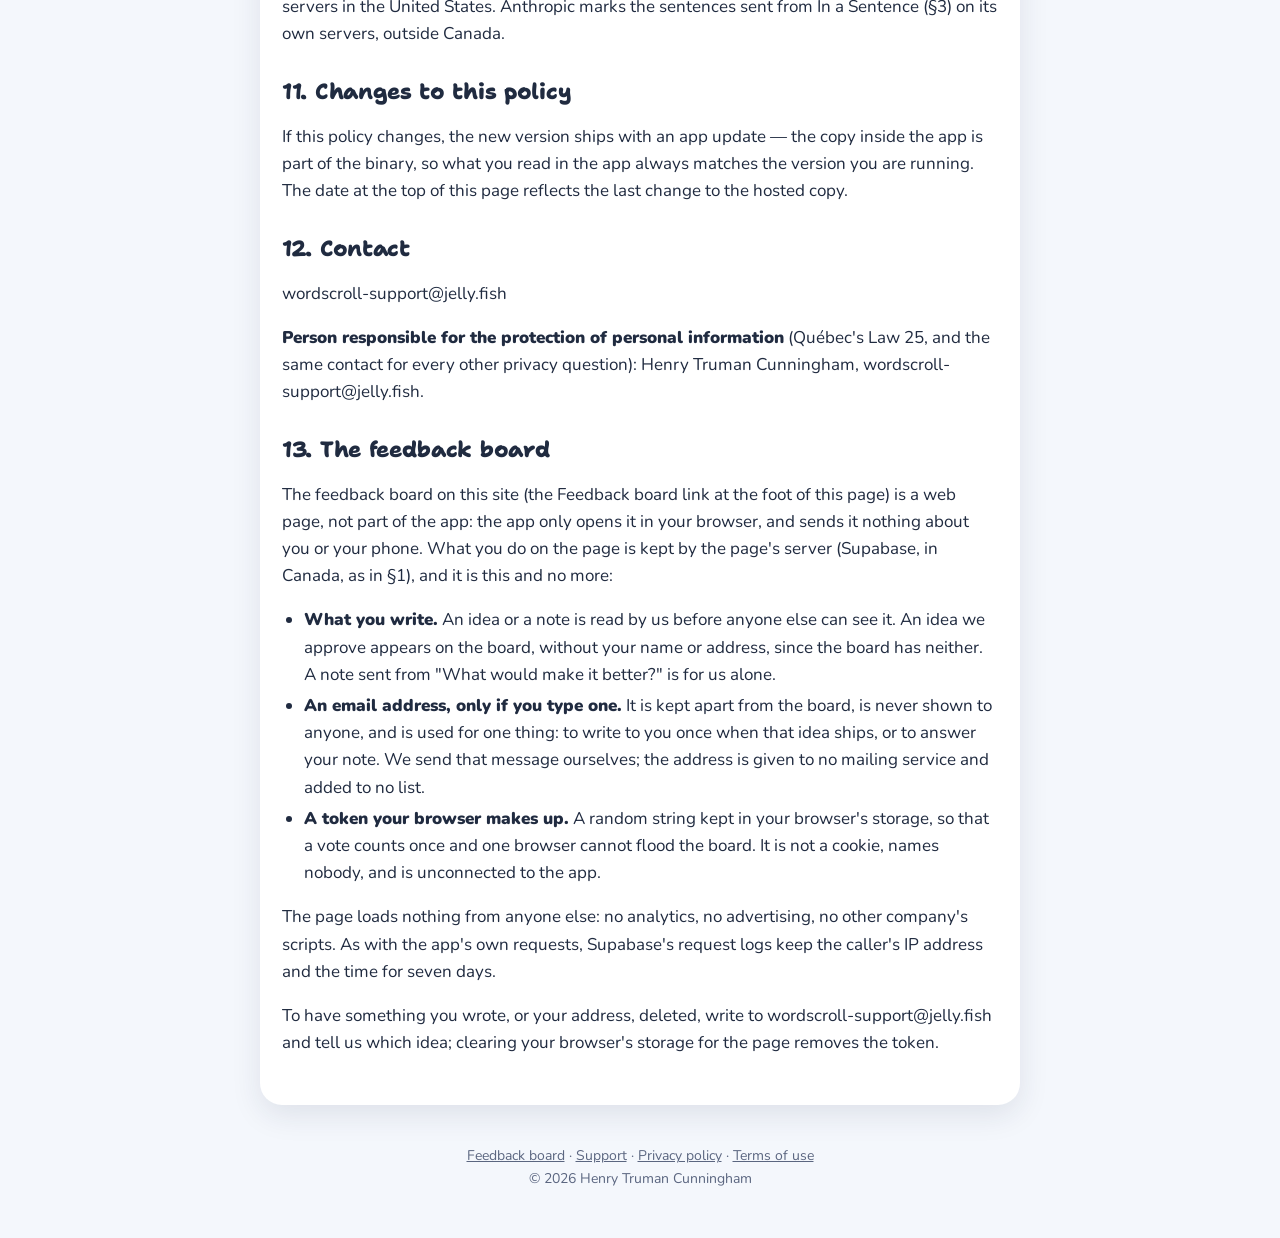
<file: wordscroll/privacy/index.html>
<!doctype html>
<html lang="en">
<head>
<meta charset="utf-8">
<meta name="viewport" content="width=device-width, initial-scale=1">
<title>WordScroll privacy policy</title>
<link rel="icon" href="/wordscroll/icon.png">
<style>
@font-face { font-family: 'Nunito'; font-weight: 400; src: url(/wordscroll/fonts/Nunito-400.ttf) format('truetype'); font-display: swap; }
@font-face { font-family: 'Nunito'; font-weight: 900; src: url(/wordscroll/fonts/Nunito-900.ttf) format('truetype'); font-display: swap; }
@font-face { font-family: 'Shantell'; font-weight: 800; src: url(/wordscroll/fonts/Shantell-800.ttf) format('truetype'); font-display: swap; }
:root { --royal: #2458B8; --foot: #1E4A9B; --ink: #202B40; --muted: #5B6680; --paper: #F4F7FC; --card: #FFFFFF; --rule: #DCE3F0; }
@media (prefers-color-scheme: dark) {
  :root { --ink: #E8EDF7; --muted: #A9B4CC; --paper: #0F1830; --card: #16213F; --rule: #2A3658; }
}
* { box-sizing: border-box; }
html { -webkit-text-size-adjust: 100%; }
body { margin: 0; background: var(--paper); color: var(--ink); font: 400 17px/1.6 'Nunito', system-ui, -apple-system, sans-serif; }
header { position: relative; color: #fff; }
header .sea { position: absolute; inset: 0 0 auto 0; height: 190px; width: 100%; display: block; }
header .bar { position: relative; max-width: 760px; margin: 0 auto; padding: 22px 20px 0; display: flex; align-items: center; gap: 12px; }
header .bar img { width: 44px; height: 44px; border-radius: 11px; box-shadow: 0 0 0 2px rgba(255,255,255,0.85); }
header .bar a { color: #fff; text-decoration: none; font: 800 24px/1 'Shantell', 'Nunito', sans-serif; letter-spacing: -0.3px; }
main { position: relative; max-width: 760px; margin: 72px auto 40px; padding: 28px 22px 32px; background: var(--card); border-radius: 22px; box-shadow: 0 10px 30px rgba(32,43,64,0.10); }
h1, h2, h3 { font-family: 'Shantell', 'Nunito', sans-serif; font-weight: 800; letter-spacing: -0.3px; line-height: 1.2; }
h1 { font-size: 32px; margin: 0 0 14px; }
h2 { font-size: 22px; margin: 32px 0 8px; }
h3 { font-size: 18px; margin: 22px 0 6px; }
a { color: var(--royal); }
@media (prefers-color-scheme: dark) { a { color: #8FB1F2; } }
hr { border: 0; border-top: 1px solid var(--rule); margin: 24px 0; }
ul, ol { padding-left: 22px; }
li { margin: 4px 0; }
table { border-collapse: collapse; width: 100%; font-size: 15px; display: block; overflow-x: auto; }
th, td { border: 1px solid var(--rule); padding: 8px 10px; text-align: left; vertical-align: top; }
blockquote { margin: 16px 0; padding: 4px 16px; border-left: 4px solid var(--royal); color: var(--muted); }
code { font-size: 0.92em; }
footer { max-width: 760px; margin: 0 auto 48px; padding: 0 20px; color: var(--muted); font-size: 14px; text-align: center; }
footer a { color: inherit; }
@media (max-width: 520px) { main { margin: 60px 12px 32px; border-radius: 18px; padding: 22px 16px 26px; } h1 { font-size: 27px; } body { font-size: 16px; } }
</style>
</head>
<body>
<header><svg class="sea" viewBox="0 0 1200 190" preserveAspectRatio="none" aria-hidden="true"><path d="M0 0 H1200 L1200 160.0 L1180 157.5 L1160 155.1 L1140 152.9 L1120 151.1 L1100 149.6 L1080 148.6 L1060 148.1 L1040 148.1 L1020 148.6 L1000 149.6 L980 151.1 L960 152.9 L940 155.1 L920 157.5 L900 160.0 L880 162.5 L860 164.9 L840 167.1 L820 168.9 L800 170.4 L780 171.4 L760 171.9 L740 171.9 L720 171.4 L700 170.4 L680 168.9 L660 167.1 L640 164.9 L620 162.5 L600 160.0 L580 157.5 L560 155.1 L540 152.9 L520 151.1 L500 149.6 L480 148.6 L460 148.1 L440 148.1 L420 148.6 L400 149.6 L380 151.1 L360 152.9 L340 155.1 L320 157.5 L300 160.0 L280 162.5 L260 164.9 L240 167.1 L220 168.9 L200 170.4 L180 171.4 L160 171.9 L140 171.9 L120 171.4 L100 170.4 L80 168.9 L60 167.1 L40 164.9 L20 162.5 L0 160.0 Z" fill="#1E4A9B"/><path d="M0 0 H1200 L1200 150.0 L1180 147.5 L1160 145.1 L1140 142.9 L1120 141.1 L1100 139.6 L1080 138.6 L1060 138.1 L1040 138.1 L1020 138.6 L1000 139.6 L980 141.1 L960 142.9 L940 145.1 L920 147.5 L900 150.0 L880 152.5 L860 154.9 L840 157.1 L820 158.9 L800 160.4 L780 161.4 L760 161.9 L740 161.9 L720 161.4 L700 160.4 L680 158.9 L660 157.1 L640 154.9 L620 152.5 L600 150.0 L580 147.5 L560 145.1 L540 142.9 L520 141.1 L500 139.6 L480 138.6 L460 138.1 L440 138.1 L420 138.6 L400 139.6 L380 141.1 L360 142.9 L340 145.1 L320 147.5 L300 150.0 L280 152.5 L260 154.9 L240 157.1 L220 158.9 L200 160.4 L180 161.4 L160 161.9 L140 161.9 L120 161.4 L100 160.4 L80 158.9 L60 157.1 L40 154.9 L20 152.5 L0 150.0 Z" fill="#2458B8"/></svg><div class="bar"><img src="/wordscroll/icon.png" alt=""><a href="/wordscroll/">WordScroll</a></div></header>
<main>
<h1>WordScroll — Privacy Policy</h1>
<p><strong>Effective date:</strong> October 25, 2026<br />
<strong>Last updated:</strong> November 21, 2026<br />
<strong>Published by:</strong> Henry Truman Cunningham, United States<br />
<strong>Contact:</strong> wordscroll-support@jelly.fish  </p>
<h2>1. The short version</h2>
<p>WordScroll has no accounts and no sign-in, so there is nothing here that
identifies you. Your words, goal, streak, saved cards and settings are stored
on your device. Five things leave it: the purchase check the app store needs
(§4), the app's requests to our word server, the sentences you type in
In a Sentence (sent to be marked, and the mark comes straight back: §3), and
two kinds of anonymous report, usage counts and crash reports (§5). At launch the app
asks for definition updates (corrections to the words it carries), sending
only this build's content id and the number of the last update it holds; the
first time you meet a word, it downloads that word's recorded pronunciation.
Neither request carries an account or a device identifier. Both are received
by Supabase, our processor, which runs the server in Canada and whose request
logs keep the caller's IP address and the time of each request for seven days,
to run and secure the service. Nothing uses them to identify you or to work
out where you are.</p>
<p>We do not sell your data. We do not share it with data brokers. We run no
advertising, and the app contains no advertising SDK.</p>
<p>The companies that receive data from the app are RevenueCat (§4), Supabase
(above, and for the marking service in §3), Anthropic (§3), Google and Sentry
(§5). Each receives only what this policy says, as a processor working for
us, under terms that bind it to give that data the same protection as this
policy, and to use it only to provide its service to us.</p>
<h2>2. What stays on your device</h2>
<p>Everything you make in the app is device-local:</p>
<ul>
<li>the words you have seen, saved or marked as known;</li>
<li>your daily goal, level and chosen word packs;</li>
<li>your streak, quiz history and daily progress;</li>
<li>your theme, voice accent and word-drop schedule;</li>
<li>the sentences you type in In a Sentence, and their marks (each sentence goes
  out once, to be marked, and comes straight back: see section 3);</li>
<li>how far you got in onboarding.</li>
</ul>
<p>There is no server of ours holding a copy, and nothing moves between your
devices on its own. Like other app data, it is included when your phone saves
a copy of itself to iCloud or a computer, and setting up a new phone from that
copy brings it back. We never see that copy. Deleting the app removes it from
your phone.</p>
<h2>3. What we never ask for</h2>
<p>The app does not ask for your name, email address, phone number or contacts.
It does not read your location, photos, camera, health data or address book.
It never asks for permission to read or use any of them, so iOS does not give
it access.</p>
<p>It does not use the microphone or speech recognition either: in In a Sentence,
a practice mode in WordScroll Plus, you type a sentence with the day's word.
That sentence, the word and its dictionary definition are sent to our
marking service, which has an AI model (Anthropic's Claude, through
Anthropic's API) mark the sentence, and the mark comes back to your phone.
Before the first sentence is sent, the app asks whether you allow this, and
nothing is sent unless you do; you can turn it off again in Settings, under
Your data. Anthropic, as the model's provider, keeps what the API is sent for up to 30
days under its API data retention policy, longer only where the law or its
safety review requires, and never to train its models. The sentence is used to answer you and is not stored by us; what our
service keeps is a count of sentences a day for each installation, so the
feature cannot be run up, and nothing that identifies you.</p>
<p>It can add one thing to your photos, and only when you ask: share a word card,
choose Save Image in the share sheet, and iOS asks you once whether WordScroll
may add to your photos. That lets it save the picture; it never lets it see
your library. Apple also requires the app to carry a second photo-library
permission text because of a library it ships; the app never uses that
permission, never asks for it, and the text says so. For the same reason it
carries permission texts for the microphone and speech recognition, which it
never asks for either, so iOS never shows them.</p>
<h2>4. Purchases</h2>
<p>Payment is handled entirely by the app store. WordScroll never sees a card
number, a name or a billing address.</p>
<p>We use <strong>RevenueCat, Inc.</strong> (https://www.revenuecat.com/privacy) to ask the
store two questions: whether the store account currently running the app owns
WordScroll Plus, and whether an introductory offer is available to it.</p>
<ul>
<li><strong>What is sent:</strong> the app store's own purchase receipt, an anonymous
  purchase identifier that RevenueCat generates for the installation, and the
  random number Google Analytics for Firebase makes for this installation
  (§5). We do not supply a user id, because the app has none.</li>
<li><strong>What it is used for:</strong> unlocking Plus features, restoring purchases on a
  new device, and deciding whether to show trial wording; the usage counts in
  §5 also say which plan the installation is on, and RevenueCat adds the
  installation's trials, purchases, renewals, cancellations and refunds to
  them, under that random number. Nothing else.</li>
<li><strong>What it is not used for:</strong> advertising, profiling, or tracking you across
  other apps or websites.</li>
<li><strong>Retention:</strong> RevenueCat retains subscriber and transaction records for the
  life of the app account and as required for tax and audit purposes; see
  their privacy policy for detail. Deleting the app does not delete the
  purchase record, because the purchase belongs to your app store account —
  which is also what makes "Restore purchases" work.</li>
</ul>
<h2>5. Usage analytics and crash reports</h2>
<p>The app sends two kinds of report. Neither carries your name, an email
address, an account or anything you have written in the app.</p>
<p><strong>Usage counts.</strong> The app uses Google Analytics for Firebase, from Google, to
count how WordScroll is used: how far the first-run questions go and what you
choose on them, which features are used (reading, swiping, saving, hearing and
practicing words, sharing, reminders, the home-screen widget, the plans
screen) and whether a day's goal is met. The counts also carry the reading
level, daily goal, topics and other settings you chose, whether you are on the
free plan, a trial or Plus, your last Reading Level Test grade and about how
many words you know. For each word you meet they say how hard it is (its
level, and how that compares with yours), its topics and its part of speech,
but not the word itself. For each practice game or test they say how it went:
rounds played, right and missed, and how hard its words were. Each
report carries a random number Firebase makes for this installation of the
app, the identifier iOS gives this phone for apps from the same maker (the
IDFV, which is not the advertising identifier), the device model, the system
version and the app version. Google works
out an approximate location (country and region) from the connection's IP
address. The app never sets a user id, there is no account to link the
reports to, advertising and ad-personalization signals are switched off at
every launch, and the app does not read the advertising identifier (IDFA).
Google receives the reports as our processor.</p>
<p><strong>Crash reports.</strong> When the app hits an error, it sends a report to Sentry,
our processor: what went wrong and where in the code, the app version, the
device model and system version, and the app's own steps just before the
error. The report carries no user id, and Sentry is set not to store IP
addresses.</p>
<p>There is no tracking-permission prompt, because none of this tracks you (§7).</p>
<h2>6. Notifications</h2>
<p>Word drops and streak reminders are scheduled on your device by the operating
system. Nothing about them is sent anywhere: there is no push server, no push
token leaves the device, and the app never asks for an email address. You can
turn them off in the app or in iOS Settings at any time, and the app keeps
working exactly as before.</p>
<h2>7. Tracking and advertising</h2>
<p>We do not track you as Apple defines it: we do not link data from this app
with third-party data for advertising or advertising measurement, and we share
nothing with data brokers. The app therefore never shows the
App Tracking Transparency prompt, and it does not read the advertising
identifier (IDFA).</p>
<h2>8. Children</h2>
<p>WordScroll is not directed at children and has no child-specific features. It
asks no one, children included, for personal information, and the reports in
§5 carry no name, email address or account. It has no
chat, no user-to-user content and no user profiles.</p>
<h2>9. Your data rights</h2>
<p>Because we hold no personal data about you, most access, correction and
portability requests have nothing to act on — there is no record keyed to you.</p>
<ul>
<li><strong>Deleting your data:</strong> delete the app. Everything in §2 goes with it.</li>
<li><strong>The word server's request logs</strong> (§1) keep an IP address for seven days
  and then delete it. They are not linked to anything that names you, so
  there is no record in them to find or correct.</li>
<li><strong>Usage counts and crash reports</strong> (§5) carry a random installation number,
  not your name or an account, so there is no record in them we could find as
  yours to correct or delete. Google and Sentry keep them for the retention
  period each service is set to, and then delete them.</li>
<li><strong>Purchase records</strong> are held by the app store and by RevenueCat as
  processor; to have them removed, contact us at the address at the top of
  this page and we will pass the request to RevenueCat.</li>
<li>If you are in the EEA/UK, the lawful basis for the §4 purchase check is
  performance of a contract (delivering the subscription you bought), and for
  the §5 reports it is our legitimate interest in finding faults and improving
  the app; if you
  are in California, we do not "sell" or "share" personal information as the
  CCPA/CPRA define those terms.</li>
<li>If you are in <strong>Canada</strong>, you can ask what personal information we hold
  about you, ask for it to be corrected, and withdraw consent, at the address
  in §12. In Québec, the person responsible for protecting personal
  information is named there too.</li>
</ul>
<h2>10. International transfers</h2>
<p>RevenueCat processes data on servers in the United States. If you use the app
elsewhere, the purchase check described in §4 is transferred there. Our word
server (§1) runs in Canada, in Supabase's Canada Central region, so its
requests and their logs are processed there wherever you use the app. Google
processes the usage counts, and Sentry the crash reports (§5), on servers in
the United States. Anthropic marks the sentences sent from In a Sentence (§3)
on its own servers, outside Canada.</p>
<h2>11. Changes to this policy</h2>
<p>If this policy changes, the new version ships with an app update — the copy
inside the app is part of the binary, so what you read in the app always
matches the version you are running. The date at the top of this page reflects
the last change to the hosted copy.</p>
<h2>12. Contact</h2>
<p>wordscroll-support@jelly.fish</p>
<p><strong>Person responsible for the protection of personal information</strong> (Québec's
Law 25, and the same contact for every other privacy question):
Henry Truman Cunningham, wordscroll-support@jelly.fish.</p>
<h2>13. The feedback board</h2>
<p>The feedback board on this site (the Feedback board link at the foot of this
page) is a web page, not part of the app: the app only opens it in your browser, and sends it nothing about
you or your phone. What you do on the page is kept by the page's server
(Supabase, in Canada, as in §1), and it is this and no more:</p>
<ul>
<li><strong>What you write.</strong> An idea or a note is read by us before anyone else can
  see it. An idea we approve appears on the board, without your name or
  address, since the board has neither. A note sent from "What would make it
  better?" is for us alone.</li>
<li><strong>An email address, only if you type one.</strong> It is kept apart from the board,
  is never shown to anyone, and is used for one thing: to write to you once
  when that idea ships, or to answer your note. We send that message ourselves;
  the address is given to no mailing service and added to no list.</li>
<li><strong>A token your browser makes up.</strong> A random string kept in your browser's
  storage, so that a vote counts once and one browser cannot flood the board.
  It is not a cookie, names nobody, and is unconnected to the app.</li>
</ul>
<p>The page loads nothing from anyone else: no analytics, no advertising, no
other company's scripts. As with the app's own requests, Supabase's request
logs keep the caller's IP address and the time for seven days.</p>
<p>To have something you wrote, or your address, deleted, write to
wordscroll-support@jelly.fish and tell us which idea; clearing your browser's
storage for the page removes the token.</p>
</main>
<footer><a href="/wordscroll/feedback/">Feedback board</a> · <a href="/wordscroll/support/">Support</a> · <a href="/wordscroll/privacy/">Privacy policy</a> · <a href="/wordscroll/terms/">Terms of use</a><br>© 2026 Henry Truman Cunningham</footer>
</body>
</html>
</file>
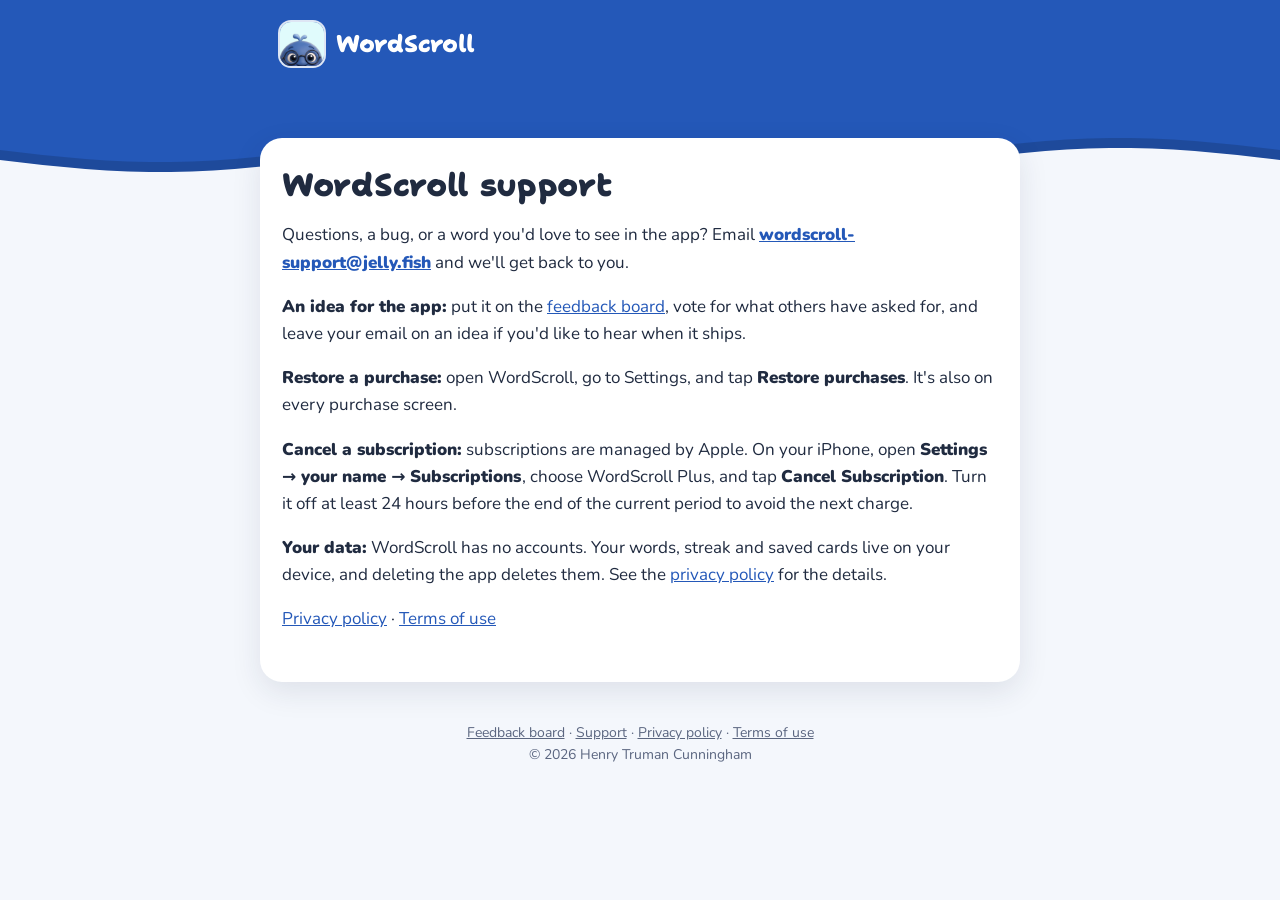
<file: wordscroll/support/index.html>
<!doctype html>
<html lang="en">
<head>
<meta charset="utf-8">
<meta name="viewport" content="width=device-width, initial-scale=1">
<title>WordScroll support</title>
<link rel="icon" href="/wordscroll/icon.png">
<style>
@font-face { font-family: 'Nunito'; font-weight: 400; src: url(/wordscroll/fonts/Nunito-400.ttf) format('truetype'); font-display: swap; }
@font-face { font-family: 'Nunito'; font-weight: 900; src: url(/wordscroll/fonts/Nunito-900.ttf) format('truetype'); font-display: swap; }
@font-face { font-family: 'Shantell'; font-weight: 800; src: url(/wordscroll/fonts/Shantell-800.ttf) format('truetype'); font-display: swap; }
:root { --royal: #2458B8; --foot: #1E4A9B; --ink: #202B40; --muted: #5B6680; --paper: #F4F7FC; --card: #FFFFFF; --rule: #DCE3F0; }
@media (prefers-color-scheme: dark) {
  :root { --ink: #E8EDF7; --muted: #A9B4CC; --paper: #0F1830; --card: #16213F; --rule: #2A3658; }
}
* { box-sizing: border-box; }
html { -webkit-text-size-adjust: 100%; }
body { margin: 0; background: var(--paper); color: var(--ink); font: 400 17px/1.6 'Nunito', system-ui, -apple-system, sans-serif; }
header { position: relative; color: #fff; }
header .sea { position: absolute; inset: 0 0 auto 0; height: 190px; width: 100%; display: block; }
header .bar { position: relative; max-width: 760px; margin: 0 auto; padding: 22px 20px 0; display: flex; align-items: center; gap: 12px; }
header .bar img { width: 44px; height: 44px; border-radius: 11px; box-shadow: 0 0 0 2px rgba(255,255,255,0.85); }
header .bar a { color: #fff; text-decoration: none; font: 800 24px/1 'Shantell', 'Nunito', sans-serif; letter-spacing: -0.3px; }
main { position: relative; max-width: 760px; margin: 72px auto 40px; padding: 28px 22px 32px; background: var(--card); border-radius: 22px; box-shadow: 0 10px 30px rgba(32,43,64,0.10); }
h1, h2, h3 { font-family: 'Shantell', 'Nunito', sans-serif; font-weight: 800; letter-spacing: -0.3px; line-height: 1.2; }
h1 { font-size: 32px; margin: 0 0 14px; }
h2 { font-size: 22px; margin: 32px 0 8px; }
h3 { font-size: 18px; margin: 22px 0 6px; }
a { color: var(--royal); }
@media (prefers-color-scheme: dark) { a { color: #8FB1F2; } }
hr { border: 0; border-top: 1px solid var(--rule); margin: 24px 0; }
ul, ol { padding-left: 22px; }
li { margin: 4px 0; }
table { border-collapse: collapse; width: 100%; font-size: 15px; display: block; overflow-x: auto; }
th, td { border: 1px solid var(--rule); padding: 8px 10px; text-align: left; vertical-align: top; }
blockquote { margin: 16px 0; padding: 4px 16px; border-left: 4px solid var(--royal); color: var(--muted); }
code { font-size: 0.92em; }
footer { max-width: 760px; margin: 0 auto 48px; padding: 0 20px; color: var(--muted); font-size: 14px; text-align: center; }
footer a { color: inherit; }
@media (max-width: 520px) { main { margin: 60px 12px 32px; border-radius: 18px; padding: 22px 16px 26px; } h1 { font-size: 27px; } body { font-size: 16px; } }
</style>
</head>
<body>
<header><svg class="sea" viewBox="0 0 1200 190" preserveAspectRatio="none" aria-hidden="true"><path d="M0 0 H1200 L1200 160.0 L1180 157.5 L1160 155.1 L1140 152.9 L1120 151.1 L1100 149.6 L1080 148.6 L1060 148.1 L1040 148.1 L1020 148.6 L1000 149.6 L980 151.1 L960 152.9 L940 155.1 L920 157.5 L900 160.0 L880 162.5 L860 164.9 L840 167.1 L820 168.9 L800 170.4 L780 171.4 L760 171.9 L740 171.9 L720 171.4 L700 170.4 L680 168.9 L660 167.1 L640 164.9 L620 162.5 L600 160.0 L580 157.5 L560 155.1 L540 152.9 L520 151.1 L500 149.6 L480 148.6 L460 148.1 L440 148.1 L420 148.6 L400 149.6 L380 151.1 L360 152.9 L340 155.1 L320 157.5 L300 160.0 L280 162.5 L260 164.9 L240 167.1 L220 168.9 L200 170.4 L180 171.4 L160 171.9 L140 171.9 L120 171.4 L100 170.4 L80 168.9 L60 167.1 L40 164.9 L20 162.5 L0 160.0 Z" fill="#1E4A9B"/><path d="M0 0 H1200 L1200 150.0 L1180 147.5 L1160 145.1 L1140 142.9 L1120 141.1 L1100 139.6 L1080 138.6 L1060 138.1 L1040 138.1 L1020 138.6 L1000 139.6 L980 141.1 L960 142.9 L940 145.1 L920 147.5 L900 150.0 L880 152.5 L860 154.9 L840 157.1 L820 158.9 L800 160.4 L780 161.4 L760 161.9 L740 161.9 L720 161.4 L700 160.4 L680 158.9 L660 157.1 L640 154.9 L620 152.5 L600 150.0 L580 147.5 L560 145.1 L540 142.9 L520 141.1 L500 139.6 L480 138.6 L460 138.1 L440 138.1 L420 138.6 L400 139.6 L380 141.1 L360 142.9 L340 145.1 L320 147.5 L300 150.0 L280 152.5 L260 154.9 L240 157.1 L220 158.9 L200 160.4 L180 161.4 L160 161.9 L140 161.9 L120 161.4 L100 160.4 L80 158.9 L60 157.1 L40 154.9 L20 152.5 L0 150.0 Z" fill="#2458B8"/></svg><div class="bar"><img src="/wordscroll/icon.png" alt=""><a href="/wordscroll/">WordScroll</a></div></header>
<main>
<h1>WordScroll support</h1>
<p>Questions, a bug, or a word you'd love to see in the app? Email <strong><a href="mailto:wordscroll-support@jelly.fish">wordscroll-support@jelly.fish</a></strong> and we'll get back to you.</p>
<p><strong>An idea for the app:</strong> put it on the <a href="/wordscroll/feedback/">feedback board</a>, vote for what others have asked for, and leave your email on an idea if you'd like to hear when it ships.  </p>
<p><strong>Restore a purchase:</strong> open WordScroll, go to Settings, and tap <strong>Restore purchases</strong>. It's also on every purchase screen.  </p>
<p><strong>Cancel a subscription:</strong> subscriptions are managed by Apple. On your iPhone, open <strong>Settings → your name → Subscriptions</strong>, choose WordScroll Plus, and tap <strong>Cancel Subscription</strong>. Turn it off at least 24 hours before the end of the current period to avoid the next charge.  </p>
<p><strong>Your data:</strong> WordScroll has no accounts. Your words, streak and saved cards live on your device, and deleting the app deletes them. See the <a href="/wordscroll/privacy/">privacy policy</a> for the details.  </p>
<p><a href="/wordscroll/privacy/">Privacy policy</a> · <a href="/wordscroll/terms/">Terms of use</a></p>
</main>
<footer><a href="/wordscroll/feedback/">Feedback board</a> · <a href="/wordscroll/support/">Support</a> · <a href="/wordscroll/privacy/">Privacy policy</a> · <a href="/wordscroll/terms/">Terms of use</a><br>© 2026 Henry Truman Cunningham</footer>
</body>
</html>
</file>
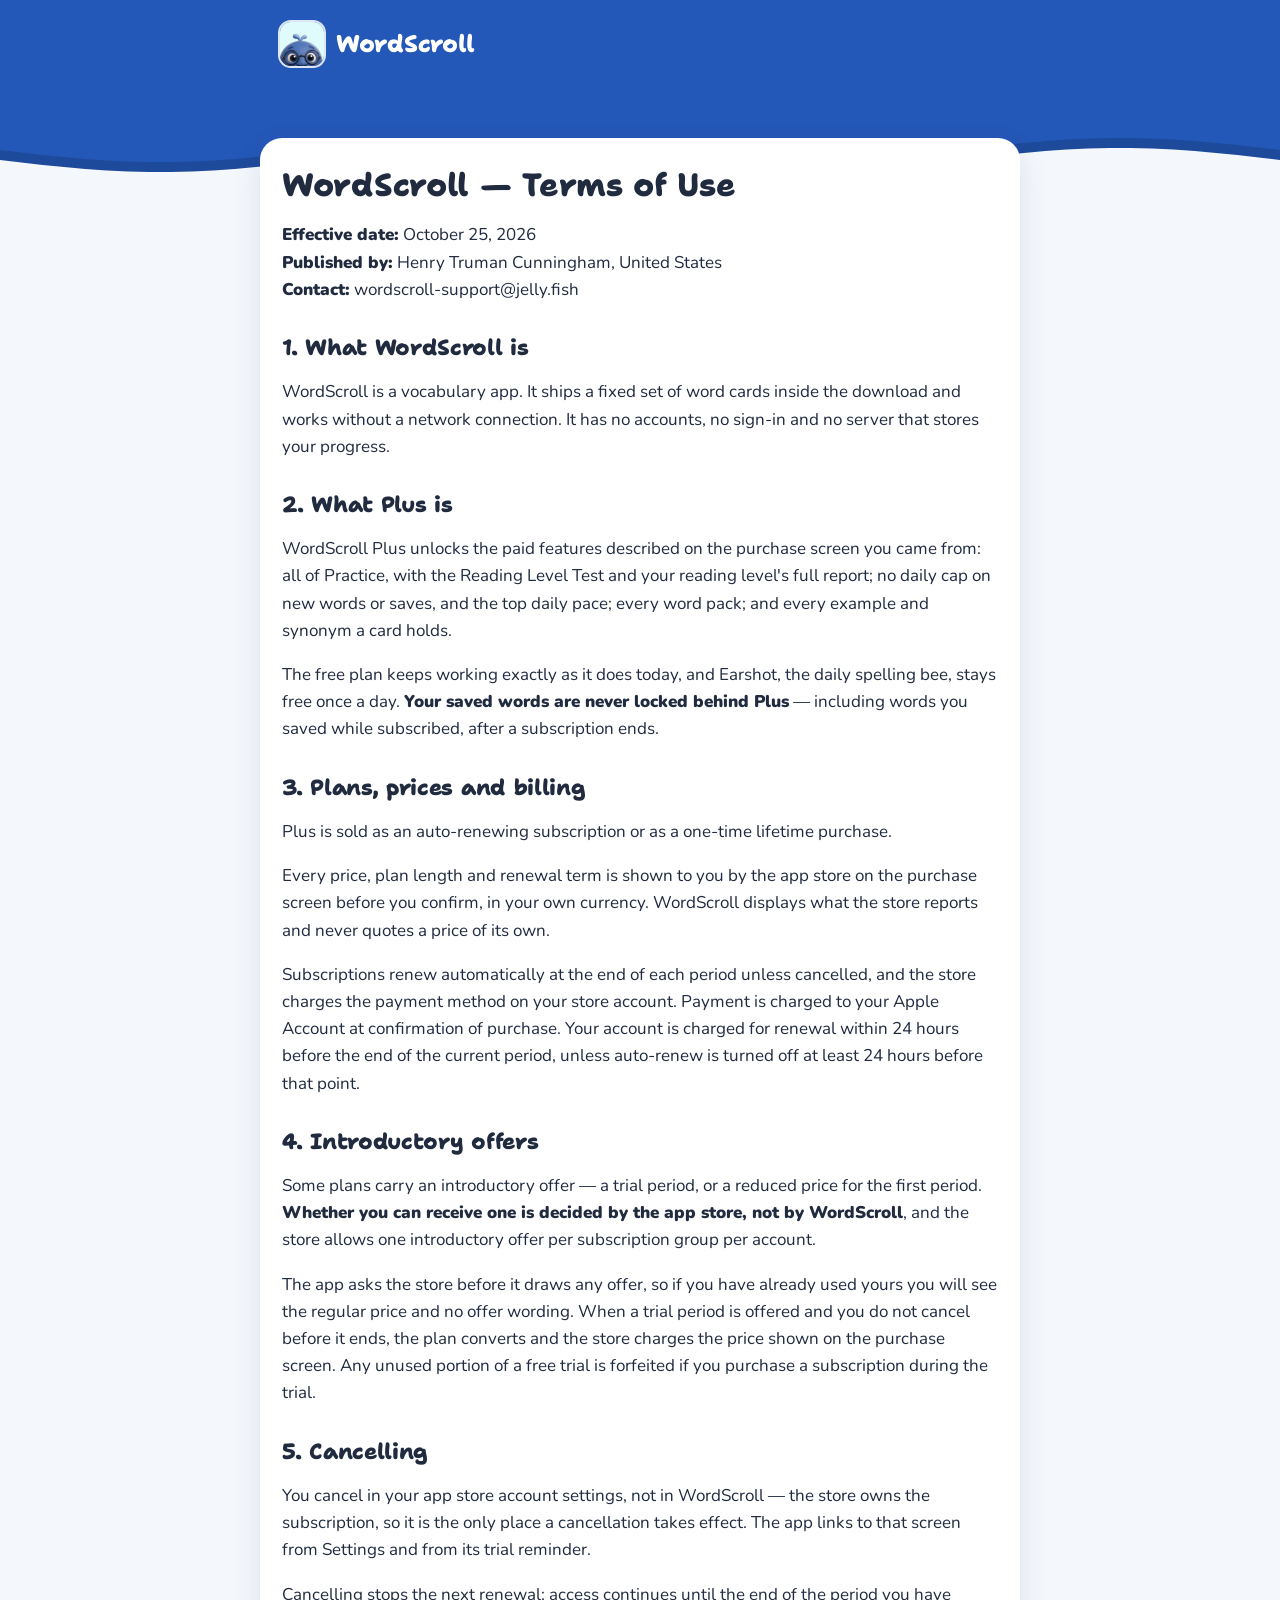
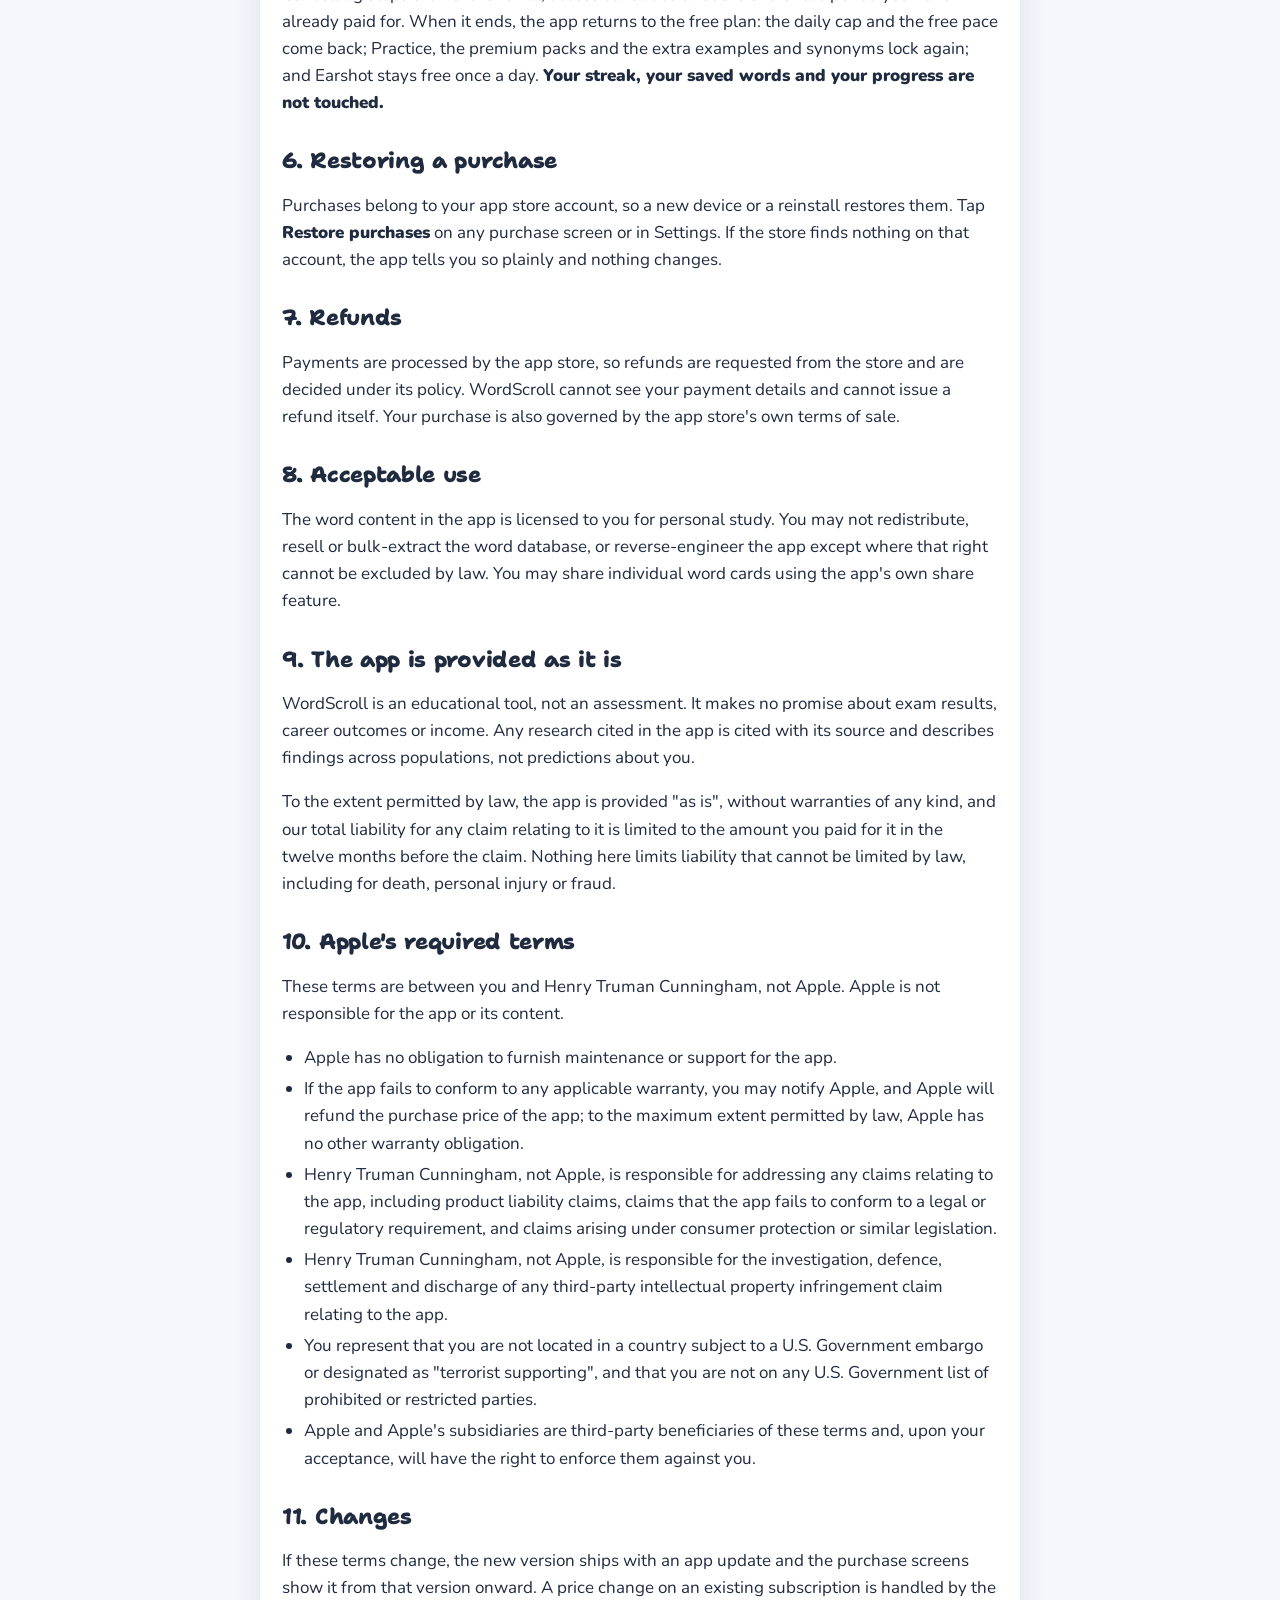
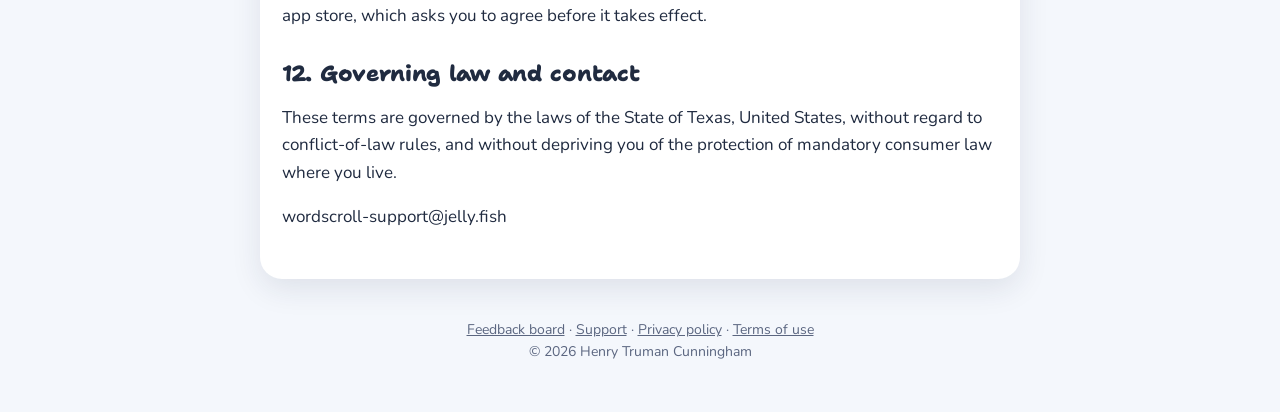
<file: wordscroll/terms/index.html>
<!doctype html>
<html lang="en">
<head>
<meta charset="utf-8">
<meta name="viewport" content="width=device-width, initial-scale=1">
<title>WordScroll terms of use</title>
<link rel="icon" href="/wordscroll/icon.png">
<style>
@font-face { font-family: 'Nunito'; font-weight: 400; src: url(/wordscroll/fonts/Nunito-400.ttf) format('truetype'); font-display: swap; }
@font-face { font-family: 'Nunito'; font-weight: 900; src: url(/wordscroll/fonts/Nunito-900.ttf) format('truetype'); font-display: swap; }
@font-face { font-family: 'Shantell'; font-weight: 800; src: url(/wordscroll/fonts/Shantell-800.ttf) format('truetype'); font-display: swap; }
:root { --royal: #2458B8; --foot: #1E4A9B; --ink: #202B40; --muted: #5B6680; --paper: #F4F7FC; --card: #FFFFFF; --rule: #DCE3F0; }
@media (prefers-color-scheme: dark) {
  :root { --ink: #E8EDF7; --muted: #A9B4CC; --paper: #0F1830; --card: #16213F; --rule: #2A3658; }
}
* { box-sizing: border-box; }
html { -webkit-text-size-adjust: 100%; }
body { margin: 0; background: var(--paper); color: var(--ink); font: 400 17px/1.6 'Nunito', system-ui, -apple-system, sans-serif; }
header { position: relative; color: #fff; }
header .sea { position: absolute; inset: 0 0 auto 0; height: 190px; width: 100%; display: block; }
header .bar { position: relative; max-width: 760px; margin: 0 auto; padding: 22px 20px 0; display: flex; align-items: center; gap: 12px; }
header .bar img { width: 44px; height: 44px; border-radius: 11px; box-shadow: 0 0 0 2px rgba(255,255,255,0.85); }
header .bar a { color: #fff; text-decoration: none; font: 800 24px/1 'Shantell', 'Nunito', sans-serif; letter-spacing: -0.3px; }
main { position: relative; max-width: 760px; margin: 72px auto 40px; padding: 28px 22px 32px; background: var(--card); border-radius: 22px; box-shadow: 0 10px 30px rgba(32,43,64,0.10); }
h1, h2, h3 { font-family: 'Shantell', 'Nunito', sans-serif; font-weight: 800; letter-spacing: -0.3px; line-height: 1.2; }
h1 { font-size: 32px; margin: 0 0 14px; }
h2 { font-size: 22px; margin: 32px 0 8px; }
h3 { font-size: 18px; margin: 22px 0 6px; }
a { color: var(--royal); }
@media (prefers-color-scheme: dark) { a { color: #8FB1F2; } }
hr { border: 0; border-top: 1px solid var(--rule); margin: 24px 0; }
ul, ol { padding-left: 22px; }
li { margin: 4px 0; }
table { border-collapse: collapse; width: 100%; font-size: 15px; display: block; overflow-x: auto; }
th, td { border: 1px solid var(--rule); padding: 8px 10px; text-align: left; vertical-align: top; }
blockquote { margin: 16px 0; padding: 4px 16px; border-left: 4px solid var(--royal); color: var(--muted); }
code { font-size: 0.92em; }
footer { max-width: 760px; margin: 0 auto 48px; padding: 0 20px; color: var(--muted); font-size: 14px; text-align: center; }
footer a { color: inherit; }
@media (max-width: 520px) { main { margin: 60px 12px 32px; border-radius: 18px; padding: 22px 16px 26px; } h1 { font-size: 27px; } body { font-size: 16px; } }
</style>
</head>
<body>
<header><svg class="sea" viewBox="0 0 1200 190" preserveAspectRatio="none" aria-hidden="true"><path d="M0 0 H1200 L1200 160.0 L1180 157.5 L1160 155.1 L1140 152.9 L1120 151.1 L1100 149.6 L1080 148.6 L1060 148.1 L1040 148.1 L1020 148.6 L1000 149.6 L980 151.1 L960 152.9 L940 155.1 L920 157.5 L900 160.0 L880 162.5 L860 164.9 L840 167.1 L820 168.9 L800 170.4 L780 171.4 L760 171.9 L740 171.9 L720 171.4 L700 170.4 L680 168.9 L660 167.1 L640 164.9 L620 162.5 L600 160.0 L580 157.5 L560 155.1 L540 152.9 L520 151.1 L500 149.6 L480 148.6 L460 148.1 L440 148.1 L420 148.6 L400 149.6 L380 151.1 L360 152.9 L340 155.1 L320 157.5 L300 160.0 L280 162.5 L260 164.9 L240 167.1 L220 168.9 L200 170.4 L180 171.4 L160 171.9 L140 171.9 L120 171.4 L100 170.4 L80 168.9 L60 167.1 L40 164.9 L20 162.5 L0 160.0 Z" fill="#1E4A9B"/><path d="M0 0 H1200 L1200 150.0 L1180 147.5 L1160 145.1 L1140 142.9 L1120 141.1 L1100 139.6 L1080 138.6 L1060 138.1 L1040 138.1 L1020 138.6 L1000 139.6 L980 141.1 L960 142.9 L940 145.1 L920 147.5 L900 150.0 L880 152.5 L860 154.9 L840 157.1 L820 158.9 L800 160.4 L780 161.4 L760 161.9 L740 161.9 L720 161.4 L700 160.4 L680 158.9 L660 157.1 L640 154.9 L620 152.5 L600 150.0 L580 147.5 L560 145.1 L540 142.9 L520 141.1 L500 139.6 L480 138.6 L460 138.1 L440 138.1 L420 138.6 L400 139.6 L380 141.1 L360 142.9 L340 145.1 L320 147.5 L300 150.0 L280 152.5 L260 154.9 L240 157.1 L220 158.9 L200 160.4 L180 161.4 L160 161.9 L140 161.9 L120 161.4 L100 160.4 L80 158.9 L60 157.1 L40 154.9 L20 152.5 L0 150.0 Z" fill="#2458B8"/></svg><div class="bar"><img src="/wordscroll/icon.png" alt=""><a href="/wordscroll/">WordScroll</a></div></header>
<main>
<h1>WordScroll — Terms of Use</h1>
<p><strong>Effective date:</strong> October 25, 2026<br />
<strong>Published by:</strong> Henry Truman Cunningham, United States<br />
<strong>Contact:</strong> wordscroll-support@jelly.fish  </p>
<h2>1. What WordScroll is</h2>
<p>WordScroll is a vocabulary app. It ships a fixed set of word cards inside the
download and works without a network connection. It has no accounts, no
sign-in and no server that stores your progress.</p>
<h2>2. What Plus is</h2>
<p>WordScroll Plus unlocks the paid features described on the purchase screen you
came from: all of Practice, with the Reading Level Test and your reading
level's full report; no daily cap on new words or saves, and the top daily
pace; every word pack; and every example and synonym a card holds.</p>
<p>The free plan keeps working exactly as it does today, and Earshot, the daily
spelling bee, stays free once a day. <strong>Your saved words are never locked
behind Plus</strong> — including words you saved while subscribed, after a
subscription ends.</p>
<h2>3. Plans, prices and billing</h2>
<p>Plus is sold as an auto-renewing subscription or as a one-time lifetime
purchase.</p>
<p>Every price, plan length and renewal term is shown to you by the app store on
the purchase screen before you confirm, in your own currency. WordScroll
displays what the store reports and never quotes a price of its own.</p>
<p>Subscriptions renew automatically at the end of each period unless cancelled,
and the store charges the payment method on your store account. Payment is
charged to your Apple Account at confirmation of purchase. Your account is
charged for renewal within 24 hours before the end of the current period,
unless auto-renew is turned off at least 24 hours before that point.</p>
<h2>4. Introductory offers</h2>
<p>Some plans carry an introductory offer — a trial period, or a reduced price
for the first period. <strong>Whether you can receive one is decided by the app
store, not by WordScroll</strong>, and the store allows one introductory offer per
subscription group per account.</p>
<p>The app asks the store before it draws any offer, so if you have already used
yours you will see the regular price and no offer wording. When a trial period
is offered and you do not cancel before it ends, the plan converts and the
store charges the price shown on the purchase screen. Any unused portion of a
free trial is forfeited if you purchase a subscription during the trial.</p>
<h2>5. Cancelling</h2>
<p>You cancel in your app store account settings, not in WordScroll — the store
owns the subscription, so it is the only place a cancellation takes effect.
The app links to that screen from Settings and from its trial reminder.</p>
<p>Cancelling stops the next renewal; access continues until the end of the
period you have already paid for. When it ends, the app returns to the free
plan: the daily cap and the free pace come back; Practice, the premium packs
and the extra examples and synonyms lock again; and Earshot stays free once a
day. <strong>Your streak, your saved words and your progress are not touched.</strong></p>
<h2>6. Restoring a purchase</h2>
<p>Purchases belong to your app store account, so a new device or a reinstall
restores them. Tap <strong>Restore purchases</strong> on any purchase screen or in Settings.
If the store finds nothing on that account, the app tells you so plainly and
nothing changes.</p>
<h2>7. Refunds</h2>
<p>Payments are processed by the app store, so refunds are requested from the
store and are decided under its policy. WordScroll cannot see your payment
details and cannot issue a refund itself. Your purchase is also governed by
the app store's own terms of sale.</p>
<h2>8. Acceptable use</h2>
<p>The word content in the app is licensed to you for personal study. You may not
redistribute, resell or bulk-extract the word database, or reverse-engineer
the app except where that right cannot be excluded by law. You may share
individual word cards using the app's own share feature.</p>
<h2>9. The app is provided as it is</h2>
<p>WordScroll is an educational tool, not an assessment. It makes no promise
about exam results, career outcomes or income. Any research cited in the app
is cited with its source and describes findings across populations, not
predictions about you.</p>
<p>To the extent permitted by law, the app is provided "as is", without
warranties of any kind, and our total liability for any claim relating to it
is limited to the amount you paid for it in the twelve months before the
claim. Nothing here limits liability that cannot be limited by law, including
for death, personal injury or fraud.</p>
<h2>10. Apple's required terms</h2>
<p>These terms are between you and Henry Truman Cunningham, not Apple.
Apple is not responsible for the app or its content.</p>
<ul>
<li>Apple has no obligation to furnish maintenance or support for the app.</li>
<li>If the app fails to conform to any applicable warranty, you may notify
  Apple, and Apple will refund the purchase price of the app; to the maximum
  extent permitted by law, Apple has no other warranty obligation.</li>
<li>Henry Truman Cunningham, not Apple, is responsible for addressing any
  claims relating to the app, including product liability claims, claims that
  the app fails to conform to a legal or regulatory requirement, and claims
  arising under consumer protection or similar legislation.</li>
<li>Henry Truman Cunningham, not Apple, is responsible for the
  investigation, defence, settlement and discharge of any third-party
  intellectual property infringement claim relating to the app.</li>
<li>You represent that you are not located in a country subject to a U.S.
  Government embargo or designated as "terrorist supporting", and that you are
  not on any U.S. Government list of prohibited or restricted parties.</li>
<li>Apple and Apple's subsidiaries are third-party beneficiaries of these terms
  and, upon your acceptance, will have the right to enforce them against you.</li>
</ul>
<h2>11. Changes</h2>
<p>If these terms change, the new version ships with an app update and the
purchase screens show it from that version onward. A price change on an
existing subscription is handled by the app store, which asks you to agree
before it takes effect.</p>
<h2>12. Governing law and contact</h2>
<p>These terms are governed by the laws of the State of Texas, United States, without
regard to conflict-of-law rules, and without depriving you of the protection
of mandatory consumer law where you live.</p>
<p>wordscroll-support@jelly.fish</p>
</main>
<footer><a href="/wordscroll/feedback/">Feedback board</a> · <a href="/wordscroll/support/">Support</a> · <a href="/wordscroll/privacy/">Privacy policy</a> · <a href="/wordscroll/terms/">Terms of use</a><br>© 2026 Henry Truman Cunningham</footer>
</body>
</html>
</file>
<file: daily5/styles.css>
/* ---------- Daily5 · coral theme ---------- */

:root {
  --coral: #ff7059;
  --coral-deep: #e8553f;
  --coral-dark: #c73e2b;
  --coral-soft: #ffb4a2;
  --peach: #ffd9cc;
  --cream: #fff6f1;
  --card: #ffffff;
  --ink: #43241b;
  --ink-soft: #7a4a3d;
  --teal: #21a99c;
  --gold: #ffbf47;
  --answer-bg: #fff3ef;
  --field-bg: #ffffff;
  --tabs-bg: rgba(255, 233, 224, 0.97);
  --tabs-solid: #ffe9e0;
  --shadow: 0 6px 18px rgba(199, 62, 43, 0.14);
  --radius: 22px;
  color-scheme: light dark;
}

@media (prefers-color-scheme: dark) {
  :root {
    --coral: #ff7d66;
    --coral-deep: #ff8f7a;
    --coral-dark: #b23a28;
    --coral-soft: #8a4636;
    --peach: #4a2b22;
    --cream: #241310;
    --card: #33201a;
    --ink: #ffe9e2;
    --ink-soft: #d9a696;
    --teal: #2ec4b6;
    --gold: #e0a52f;
    --answer-bg: #3f2419;
    --field-bg: #2b1a15;
    --tabs-bg: rgba(51, 32, 26, 0.97);
    --tabs-solid: #33201a;
    --shadow: 0 6px 18px rgba(0, 0, 0, 0.35);
  }
}

* { margin: 0; padding: 0; box-sizing: border-box; }

html { -webkit-text-size-adjust: 100%; }

body {
  font-family: "Nunito", -apple-system, BlinkMacSystemFont, sans-serif;
  -webkit-font-smoothing: antialiased;
  -webkit-tap-highlight-color: transparent;
  background: var(--cream);
  background-image:
    radial-gradient(circle at 12% 8%, rgba(255, 180, 162, 0.28) 0, transparent 28%),
    radial-gradient(circle at 88% 20%, rgba(255, 191, 71, 0.14) 0, transparent 30%),
    radial-gradient(circle at 80% 90%, rgba(255, 112, 89, 0.12) 0, transparent 35%);
  color: var(--ink);
  min-height: 100vh;
  padding: env(safe-area-inset-top) env(safe-area-inset-right) env(safe-area-inset-bottom) env(safe-area-inset-left);
}

button, input { touch-action: manipulation; }

:focus-visible {
  outline: 3px solid var(--coral);
  outline-offset: 2px;
}

.view:focus { outline: none; }

.app {
  max-width: 480px;
  margin: 0 auto;
  padding: 24px 18px 40px;
}

/* ---------- header ---------- */

/* Compact one-row header: brand left, date right, tagline lives in the
   footer — content starts higher on every visit. */
.header { margin-bottom: 12px; }

.logo-row {
  display: flex;
  align-items: center;
  justify-content: center;
  flex-wrap: wrap;
  gap: 6px 10px;
}

.logo-coral { font-size: 1.5rem; }

.header h1 {
  font-family: "Baloo 2", "Nunito", sans-serif;
  font-weight: 800;
  font-size: 1.9rem;
  letter-spacing: -0.02em;
  color: var(--coral-deep);
}

.logo-five {
  display: inline-block;
  background: var(--coral);
  color: #fff;
  border-radius: 10px;
  padding: 0 9px;
  margin-left: 3px;
  transform: rotate(-4deg);
  box-shadow: var(--shadow);
}

.tagline {
  color: var(--ink-soft);
  font-size: 0.8rem;
  font-weight: 600;
  margin-bottom: 4px;
}

.date-chip {
  display: inline-block;
  margin-left: 6px;
  background: var(--card);
  border: 2px solid var(--peach);
  color: var(--coral-deep);
  font-weight: 800;
  font-size: 0.72rem;
  letter-spacing: 0.05em;
  text-transform: uppercase;
  border-radius: 999px;
  padding: 4px 12px;
}

/* ---------- tabs ---------- */

.tabs {
  position: sticky;
  top: calc(env(safe-area-inset-top) + 8px);
  z-index: 10;
  display: flex;
  gap: 8px;
  background: var(--tabs-bg);
  -webkit-backdrop-filter: blur(10px);
  backdrop-filter: blur(10px);
  padding: 6px;
  border-radius: 999px;
  margin-bottom: 18px;
}

/* Solid strip covering the gap between the viewport top and the floating
   bar — without it, card text scrolls visibly through the gap and reads
   as overlapping. */
.tabs::after {
  content: "";
  position: absolute;
  left: -18px;
  right: -18px;
  bottom: calc(100% - 2px);
  height: calc(env(safe-area-inset-top) + 12px);
  background: var(--cream);
}

/* Browsers without backdrop-filter get a fully opaque bar (plus an opaque
   strip behind the pill's rounded corners) — otherwise cards scrolling
   underneath show through as overlapping text. */
@supports not ((backdrop-filter: blur(1px)) or (-webkit-backdrop-filter: blur(1px))) {
  .tabs { background: var(--tabs-solid); }
  .tabs::before {
    content: "";
    position: absolute;
    inset: -10px -18px -4px;
    background: var(--cream);
    z-index: -1;
  }
}

.tab {
  flex: 1;
  border: none;
  background: transparent;
  font-family: "Baloo 2", sans-serif;
  font-weight: 700;
  font-size: 1rem;
  color: var(--ink-soft);
  padding: 10px 0;
  border-radius: 999px;
  cursor: pointer;
  transition: all 0.18s ease;
}

.tab.active {
  background: var(--coral);
  color: #fff;
  box-shadow: var(--shadow);
}

/* ---------- views / cards ---------- */

.hidden { display: none !important; }

.hint {
  text-align: center;
  color: var(--ink-soft);
  font-size: 0.92rem;
  font-weight: 600;
  margin-bottom: 14px;
}

.deck-notice {
  display: flex;
  flex-direction: column;
  gap: 10px;
  background: var(--card);
  border: 2px dashed var(--teal);
  border-radius: 18px;
  padding: 14px 16px;
  margin-bottom: 16px;
  color: var(--ink-soft);
  font-weight: 700;
  font-size: 0.9rem;
  line-height: 1.4;
}

.deck-notice strong { color: var(--teal); }

.notice-btn {
  align-self: flex-start;
  font-family: "Baloo 2", sans-serif;
  font-weight: 700;
  font-size: 0.9rem;
  background: var(--teal);
  color: #fff;
  border: none;
  border-radius: 999px;
  padding: 8px 18px;
  cursor: pointer;
}

.card {
  background: var(--card);
  border-radius: var(--radius);
  box-shadow: var(--shadow);
  padding: 18px 18px 16px;
  margin-bottom: 16px;
  border: 2px solid transparent;
  transition: transform 0.15s ease;
  animation: rise 0.35s ease backwards;
  scroll-margin-top: 90px;
}

#deck .card:nth-child(2) { animation-delay: 0.05s; }
#deck .card:nth-child(3) { animation-delay: 0.1s; }
#deck .card:nth-child(4) { animation-delay: 0.15s; }
#deck .card:nth-child(5) { animation-delay: 0.2s; }

@keyframes rise {
  from { transform: translateY(10px); opacity: 0; }
  to { transform: translateY(0); opacity: 1; }
}

.card:active { transform: scale(0.99); }

.card-top {
  display: flex;
  align-items: center;
  justify-content: space-between;
  flex-wrap: wrap;
  gap: 6px 10px;
  margin-bottom: 10px;
}

.card-top-left {
  display: flex;
  align-items: center;
  gap: 8px;
  flex-wrap: wrap;
}

.sent-chip {
  font-family: "Baloo 2", sans-serif;
  font-weight: 700;
  font-size: 0.68rem;
  letter-spacing: 0.05em;
  text-transform: uppercase;
  background: var(--teal);
  color: #fff;
  border-radius: 999px;
  padding: 3px 10px;
  animation: pop 0.25s ease;
}

.badge {
  font-family: "Baloo 2", sans-serif;
  font-weight: 700;
  font-size: 0.72rem;
  letter-spacing: 0.08em;
  text-transform: uppercase;
  padding: 4px 12px;
  border-radius: 999px;
  color: #fff;
}

.badge-trivia   { background: var(--coral-dark); }
.badge-qotd     { background: var(--teal); }
.badge-challenge{ background: var(--gold); color: #43241b; }
.badge-thisOrThat { background: var(--peach); color: var(--coral-deep); }
.badge-wildcard { background: var(--coral-dark); }

.card-emoji { font-size: 1.5rem; }

.card-text {
  font-size: 1.12rem;
  font-weight: 700;
  line-height: 1.45;
  margin-bottom: 14px;
  overflow-wrap: break-word;
}

/* this-or-that pills */
.tot-row {
  display: flex;
  align-items: center;
  gap: 10px;
  margin-bottom: 14px;
}

.tot-option {
  flex: 1;
  min-width: 0;
  background: var(--peach);
  color: var(--coral-deep);
  font-weight: 800;
  text-align: center;
  border-radius: 16px;
  padding: 14px 10px;
  font-size: 1rem;
  line-height: 1.3;
  overflow-wrap: anywhere;
}

.tot-vs {
  font-family: "Baloo 2", sans-serif;
  font-weight: 800;
  color: var(--coral);
  font-size: 0.9rem;
}

/* in-app responses on received cards */
.resp-banner {
  background: var(--answer-bg);
  border: 2px dashed var(--coral-soft);
  border-radius: 14px;
  padding: 10px 14px;
  font-weight: 800;
  color: var(--coral-deep);
  font-size: 0.92rem;
  margin-bottom: 12px;
}

.resp-quote {
  background: var(--peach);
  border-radius: 14px;
  padding: 12px 14px;
  margin-bottom: 12px;
}

.resp-quote span {
  display: block;
  font-family: "Baloo 2", sans-serif;
  font-weight: 700;
  font-size: 0.72rem;
  letter-spacing: 0.06em;
  text-transform: uppercase;
  color: var(--coral-deep);
  margin-bottom: 4px;
}

.resp-quote p {
  font-weight: 700;
  color: var(--ink);
  overflow-wrap: break-word;
}

.answer-box {
  width: 100%;
  font-family: "Nunito", sans-serif;
  font-size: 1.05rem;
  font-weight: 700;
  color: var(--ink);
  background: var(--field-bg);
  border: 2px solid var(--peach);
  border-radius: 16px;
  padding: 12px 14px;
  outline: none;
  resize: none;
  margin-bottom: 2px;
}

.answer-box:focus { border-color: var(--coral); }
.answer-box::placeholder { color: var(--ink-soft); opacity: 0.6; }

.tot-legend {
  text-align: center;
  color: var(--ink-soft);
  font-weight: 700;
  font-size: 0.82rem;
  margin-bottom: 10px;
}

.resp-verdict {
  text-align: center;
  font-family: "Baloo 2", sans-serif;
  font-weight: 700;
  color: var(--coral-deep);
  margin-bottom: 10px;
}

button.tot-option {
  font-family: "Nunito", sans-serif;
  cursor: pointer;
  transition: transform 0.12s ease, border-color 0.12s ease;
  border: 2px solid transparent;
}

button.tot-option:active { transform: scale(0.96); }
button.tot-option.mine { border-color: var(--coral-dark); background: var(--coral-soft); }

.tot-option.theirs { position: relative; border: 2px dashed var(--teal); }
.tot-option.theirs::before {
  content: "⭐";
  position: absolute;
  top: -10px;
  right: -6px;
  font-size: 0.95rem;
}

/* reveal */
.reveal-wrap { margin-bottom: 14px; }

.answer {
  background: var(--answer-bg);
  border: 2px dashed var(--coral-soft);
  border-radius: 14px;
  padding: 12px 14px;
  font-weight: 800;
  color: var(--coral-deep);
  font-size: 1.05rem;
  overflow-wrap: break-word;
  animation: pop 0.25s ease;
}

@keyframes pop {
  0% { transform: scale(0.9); opacity: 0; }
  100% { transform: scale(1); opacity: 1; }
}

/* ---------- buttons ---------- */

.btn {
  font-family: "Baloo 2", sans-serif;
  font-weight: 700;
  font-size: 1rem;
  border: none;
  border-radius: 999px;
  padding: 12px 22px;
  min-height: 44px;
  cursor: pointer;
  user-select: none;
  -webkit-user-select: none;
  transition: transform 0.12s ease, box-shadow 0.12s ease;
}

.btn:active { transform: scale(0.96); }

.btn:disabled { cursor: default; }

.btn-primary {
  background: linear-gradient(135deg, #ff7059 0%, #e8553f 100%);
  color: #fff;
  box-shadow: var(--shadow);
  width: 100%;
}

.btn-reveal {
  background: var(--card);
  color: var(--coral-deep);
  border: 2px solid var(--coral);
  width: 100%;
}

.btn-ghost {
  background: transparent;
  color: var(--ink-soft);
  border: 2px solid var(--peach);
  width: 100%;
}

@media (hover: hover) {
  .btn-primary:hover, .btn-reveal:hover {
    transform: translateY(-1px);
    box-shadow: 0 8px 22px rgba(199, 62, 43, 0.22);
  }
}

.card-actions { display: flex; flex-direction: column; gap: 8px; }

.back-btn {
  background: none;
  border: none;
  color: var(--coral-deep);
  font-family: "Nunito", sans-serif;
  font-weight: 800;
  font-size: 0.95rem;
  cursor: pointer;
  padding: 4px 0;
  margin-bottom: 12px;
}

/* ---------- games ---------- */

/* GamePigeon-style tile grid: tap a tile, the game message goes out. */
#game-list {
  display: grid;
  grid-template-columns: repeat(2, 1fr);
  gap: 12px;
}

.game-card {
  display: flex;
  flex-direction: column;
  align-items: center;
  gap: 6px;
  background: var(--card);
  border-radius: var(--radius);
  box-shadow: var(--shadow);
  padding: 20px 10px 14px;
  cursor: pointer;
  border: 2px solid transparent;
  text-align: center;
  font-family: inherit;
  color: inherit;
  user-select: none;
  -webkit-user-select: none;
  transition: border-color 0.15s ease, transform 0.12s ease;
}

.game-card:hover { border-color: var(--coral-soft); }
.game-card:active { transform: scale(0.96); }

.tile-emoji {
  font-size: 2.8rem;
  line-height: 1;
  margin-bottom: 4px;
}

.tile-name {
  font-family: "Baloo 2", sans-serif;
  font-weight: 700;
  font-size: 1.02rem;
  color: var(--ink);
  line-height: 1.15;
}

.tile-badge {
  font-family: "Baloo 2", sans-serif;
  font-weight: 700;
  font-size: 0.7rem;
  letter-spacing: 0.05em;
  background: var(--coral);
  color: #fff;
  border-radius: 999px;
  padding: 3px 10px;
}

.tile-hint {
  color: var(--ink-soft);
  font-weight: 700;
  font-size: 0.72rem;
}

/* An open game takes the whole screen, GamePigeon-style. */
.in-game .header,
.in-game .tabs { display: none; }
.in-game .app { padding-top: 14px; }

.players-badge {
  display: inline-block;
  background: var(--coral);
  color: #fff;
  font-family: "Baloo 2", sans-serif;
  font-weight: 700;
  font-size: 0.72rem;
  letter-spacing: 0.05em;
  text-transform: uppercase;
  border-radius: 999px;
  padding: 4px 10px;
  white-space: nowrap;
}

.game-head {
  display: flex;
  align-items: center;
  justify-content: space-between;
  flex-wrap: wrap;
  gap: 6px 10px;
  margin-bottom: 8px;
}

.game-head h2 {
  font-family: "Baloo 2", sans-serif;
  font-size: 1.5rem;
  color: var(--coral-deep);
}

.game-status {
  color: var(--ink-soft);
  font-weight: 700;
  font-size: 0.95rem;
  margin-bottom: 16px;
  line-height: 1.4;
}

.game-actions {
  display: flex;
  flex-direction: column;
  gap: 8px;
  margin-top: 16px;
}

/* tic-tac-toe */
.ttt-board {
  display: grid;
  grid-template-columns: repeat(3, 1fr);
  gap: 10px;
  max-width: 320px;
  margin: 0 auto;
}

.ttt-cell {
  aspect-ratio: 1;
  background: var(--card);
  border: 2px solid var(--peach);
  border-radius: 18px;
  font-size: 2.4rem;
  font-family: "Baloo 2", sans-serif;
  cursor: pointer;
  display: flex;
  align-items: center;
  justify-content: center;
  box-shadow: var(--shadow);
  user-select: none;
  -webkit-user-select: none;
  transition: transform 0.1s ease;
}

.ttt-cell:not(:disabled):hover { border-color: var(--coral); }

@media (hover: hover) {
  .ttt-cell:not(:disabled):empty:hover::after {
    content: attr(data-preview);
    opacity: 0.35;
  }
}
.ttt-cell:active { transform: scale(0.94); }
.ttt-cell:disabled { cursor: default; }

.ttt-cell.win {
  background: var(--peach);
  border-color: var(--coral);
  animation: winpulse 0.6s ease 2;
}

@keyframes winpulse {
  50% { transform: scale(1.06); }
}

/* emoji riddle */
.field { display: block; margin-bottom: 12px; }

.field span {
  display: block;
  font-weight: 800;
  font-size: 0.85rem;
  color: var(--ink-soft);
  margin-bottom: 6px;
}

.field input {
  width: 100%;
  font-family: "Nunito", sans-serif;
  font-size: 1.1rem;
  font-weight: 700;
  color: var(--ink);
  background: var(--field-bg);
  border: 2px solid var(--peach);
  border-radius: 16px;
  padding: 13px 15px;
  outline: none;
}

.field input:focus { border-color: var(--coral); }

.field input::placeholder { color: var(--ink-soft); opacity: 0.6; }

.emoji-display {
  background: var(--card);
  border-radius: var(--radius);
  box-shadow: var(--shadow);
  font-size: 2.6rem;
  text-align: center;
  padding: 30px 16px;
  margin-bottom: 16px;
  line-height: 1.4;
  word-break: break-word;
}

/* pictionary */
.word-row {
  display: flex;
  gap: 8px;
  align-items: flex-end;
  margin-bottom: 12px;
}

.word-row .field { flex: 1; margin-bottom: 0; }

.btn-dice {
  width: 54px;
  height: 54px;
  flex-shrink: 0;
  font-size: 1.5rem;
  background: var(--card);
  border: 2px solid var(--peach);
  border-radius: 16px;
  cursor: pointer;
  transition: transform 0.12s ease;
}

.btn-dice:active { transform: rotate(-20deg) scale(0.92); }

.pict-tools-row {
  display: flex;
  align-items: center;
  justify-content: space-between;
  flex-wrap: wrap;
  gap: 8px 10px;
  margin-bottom: 10px;
}

.pict-colors {
  display: flex;
  gap: 8px;
}

.color-dot {
  width: 34px;
  height: 34px;
  border-radius: 50%;
  background: var(--dot);
  border: 3px solid var(--card);
  box-shadow: 0 0 0 2px var(--peach);
  cursor: pointer;
  transition: transform 0.12s ease, box-shadow 0.12s ease;
}

.color-dot:active { transform: scale(0.9); }

.color-dot.active {
  box-shadow: 0 0 0 3px var(--dot);
  transform: scale(1.1);
}

.pict-timer {
  font-family: "Baloo 2", sans-serif;
  font-weight: 700;
  font-size: 0.85rem;
  color: var(--ink-soft);
  background: var(--card);
  border: 2px solid var(--peach);
  border-radius: 999px;
  padding: 6px 12px;
  white-space: nowrap;
}

.pict-timer.low {
  color: #fff;
  background: var(--coral-dark);
  border-color: var(--coral-dark);
  animation: timerpulse 1s ease infinite;
}

@keyframes timerpulse {
  50% { transform: scale(1.06); }
}

.pict-canvas-wrap {
  background: #fffdfb;
  border: 2px solid var(--peach);
  border-radius: var(--radius);
  box-shadow: var(--shadow);
  overflow: hidden;
}

.pict-canvas {
  display: block;
  width: 100%;
  aspect-ratio: 1;
  touch-action: none;
  cursor: crosshair;
}

#pict-canvas2 { cursor: default; }

.pict-toolbar {
  display: flex;
  gap: 8px;
  margin-top: 10px;
}

.pict-toolbar .btn { flex: 1; }

.pict-reveal-wrap { margin-top: 14px; }

/* trivia battle (one-question wizard) */
.battle-topbar {
  display: flex;
  align-items: center;
  justify-content: space-between;
  flex-wrap: wrap;
  gap: 8px 10px;
  margin-bottom: 12px;
}

.battle-pips { display: flex; gap: 8px; }

.pip {
  width: 30px;
  height: 30px;
  border-radius: 50%;
  display: flex;
  align-items: center;
  justify-content: center;
  font-family: "Baloo 2", sans-serif;
  font-weight: 700;
  font-size: 0.85rem;
  background: var(--peach);
  color: transparent;
}

.pip.current { box-shadow: 0 0 0 3px var(--coral); background: var(--card); }
.pip.hit { background: var(--teal); color: #fff; }
.pip.miss { background: var(--coral-dark); color: #fff; }

.battle-opts {
  display: grid;
  grid-template-columns: 1fr 1fr;
  gap: 10px;
}

.battle-opts .opt {
  min-width: 0;
  background: var(--peach);
  color: var(--coral-deep);
  font-family: "Nunito", sans-serif;
  font-weight: 800;
  font-size: 0.95rem;
  line-height: 1.3;
  text-align: center;
  border: 2px solid transparent;
  border-radius: 16px;
  padding: 14px 10px;
  min-height: 58px;
  cursor: pointer;
  overflow-wrap: anywhere;
  transition: transform 0.12s ease, border-color 0.12s ease;
}

.battle-opts .opt:not(:disabled):hover { border-color: var(--coral); }
.battle-opts .opt:active { transform: scale(0.96); }
.battle-opts .opt:disabled { cursor: default; }
.battle-opts .opt.right { background: var(--teal); color: #fff; animation: pop 0.25s ease; }
.battle-opts .opt.wrong { background: var(--coral-dark); color: #fff; }
.battle-opts .opt:disabled:not(.right):not(.wrong) { opacity: 0.45; }

.trail-row {
  display: flex;
  align-items: center;
  justify-content: center;
  gap: 10px;
  margin: 8px 0;
}

.trail-label {
  font-family: "Baloo 2", sans-serif;
  font-weight: 700;
  font-size: 0.8rem;
  color: var(--ink-soft);
  width: 42px;
  text-align: right;
}

.trail { display: flex; gap: 6px; }

.trail span {
  width: 26px;
  height: 26px;
  border-radius: 50%;
  display: flex;
  align-items: center;
  justify-content: center;
  font-family: "Baloo 2", sans-serif;
  font-weight: 700;
  font-size: 0.8rem;
  color: #fff;
}

.trail .hit { background: var(--teal); }
.trail .miss { background: var(--coral-dark); }

.battle-q {
  background: var(--card);
  border-radius: var(--radius);
  box-shadow: var(--shadow);
  padding: 16px;
  margin-bottom: 12px;
  scroll-margin-top: 90px;
}

.battle-q .qnum {
  font-family: "Baloo 2", sans-serif;
  font-weight: 700;
  font-size: 0.75rem;
  color: var(--coral);
  text-transform: uppercase;
  letter-spacing: 0.08em;
}

.battle-q .qtext {
  font-weight: 700;
  font-size: 1.02rem;
  line-height: 1.4;
  margin: 6px 0 12px;
  overflow-wrap: break-word;
}

.score-row { display: flex; gap: 8px; }

.score-row .btn { flex: 1; padding: 10px 8px; font-size: 0.9rem; }

.btn-yes { background: var(--teal); color: #fff; }
.btn-no  { background: var(--peach); color: var(--coral-deep); }

.btn-yes:disabled:not(.picked), .btn-no:disabled:not(.picked) { opacity: 0.35; }
.btn-yes.picked, .btn-no.picked { outline: 3px solid var(--coral-dark); }

.battle-result {
  text-align: center;
  background: var(--card);
  border-radius: var(--radius);
  box-shadow: var(--shadow);
  padding: 24px 18px;
  margin-bottom: 12px;
}

.battle-result .big {
  font-family: "Baloo 2", sans-serif;
  font-size: 1.8rem;
  color: var(--coral-deep);
  margin-bottom: 6px;
}

.battle-result p { color: var(--ink-soft); font-weight: 700; }

/* ---------- footer & toast ---------- */

.footer {
  text-align: center;
  margin-top: 28px;
  color: var(--ink-soft);
  font-weight: 700;
  font-size: 0.85rem;
}

.footnote { font-size: 0.75rem; font-weight: 600; opacity: 0.85; margin-top: 4px; }

.toast {
  position: fixed;
  left: 50%;
  bottom: calc(env(safe-area-inset-bottom) + 28px);
  transform: translateX(-50%) translateY(80px);
  background: #2b1712;
  color: #fff;
  font-weight: 700;
  font-size: 0.9rem;
  padding: 12px 20px;
  border-radius: 999px;
  opacity: 0;
  transition: all 0.25s ease;
  pointer-events: none;
  z-index: 50;
  max-width: 90vw;
  text-align: center;
}

.toast.show {
  opacity: 1;
  transform: translateX(-50%) translateY(0);
}

@media (min-width: 520px) {
  .app { padding-top: 40px; }
}

/* very narrow phones (e.g. iPhone SE) */
@media (max-width: 350px) {
  .header h1 { font-size: 1.7rem; }
  .logo-coral { font-size: 1.3rem; }
  .tab { font-size: 0.9rem; }
  .tot-option { font-size: 0.9rem; padding: 12px 8px; }
  .score-row { flex-direction: column; }
  .color-dot { width: 28px; height: 28px; }
  .pict-colors { gap: 6px; }
  .pip { width: 26px; height: 26px; font-size: 0.75rem; }
  .battle-pips { gap: 6px; }
}

/* compact layout inside the Messages drawer (?imsg=1) */
.imsg .tagline,
.imsg .date-chip,
.imsg .footer { display: none; }

.imsg .header { margin-bottom: 10px; }
.imsg .header h1 { font-size: 1.7rem; }
.imsg .logo-coral { font-size: 1.3rem; }
.imsg .logo-five { border-radius: 9px; padding: 0 8px; }
.imsg .app { padding: 10px 14px 20px; }
.imsg .hint { display: none; }

@media (prefers-reduced-motion: reduce) {
  *, *::before, *::after {
    animation-duration: 0.01ms !important;
    animation-iteration-count: 1 !important;
    transition-duration: 0.01ms !important;
  }
}
</file>
